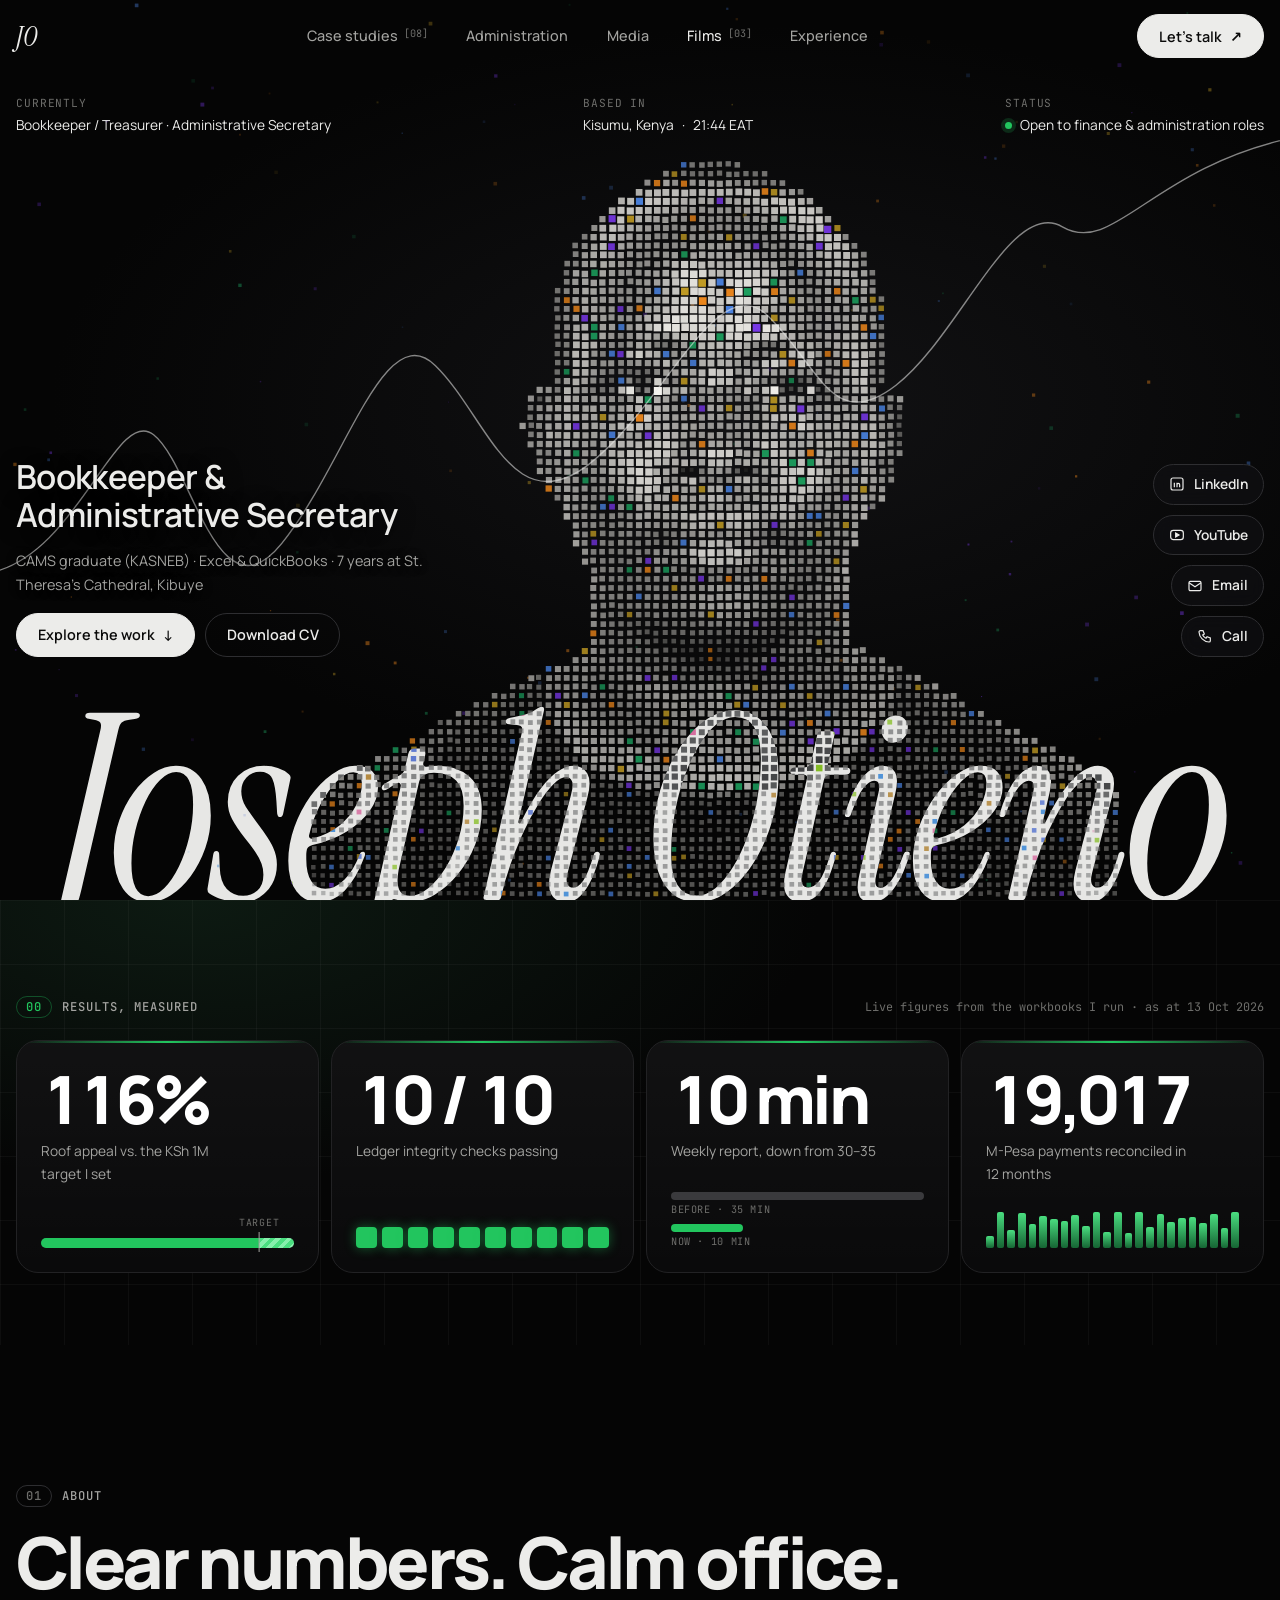
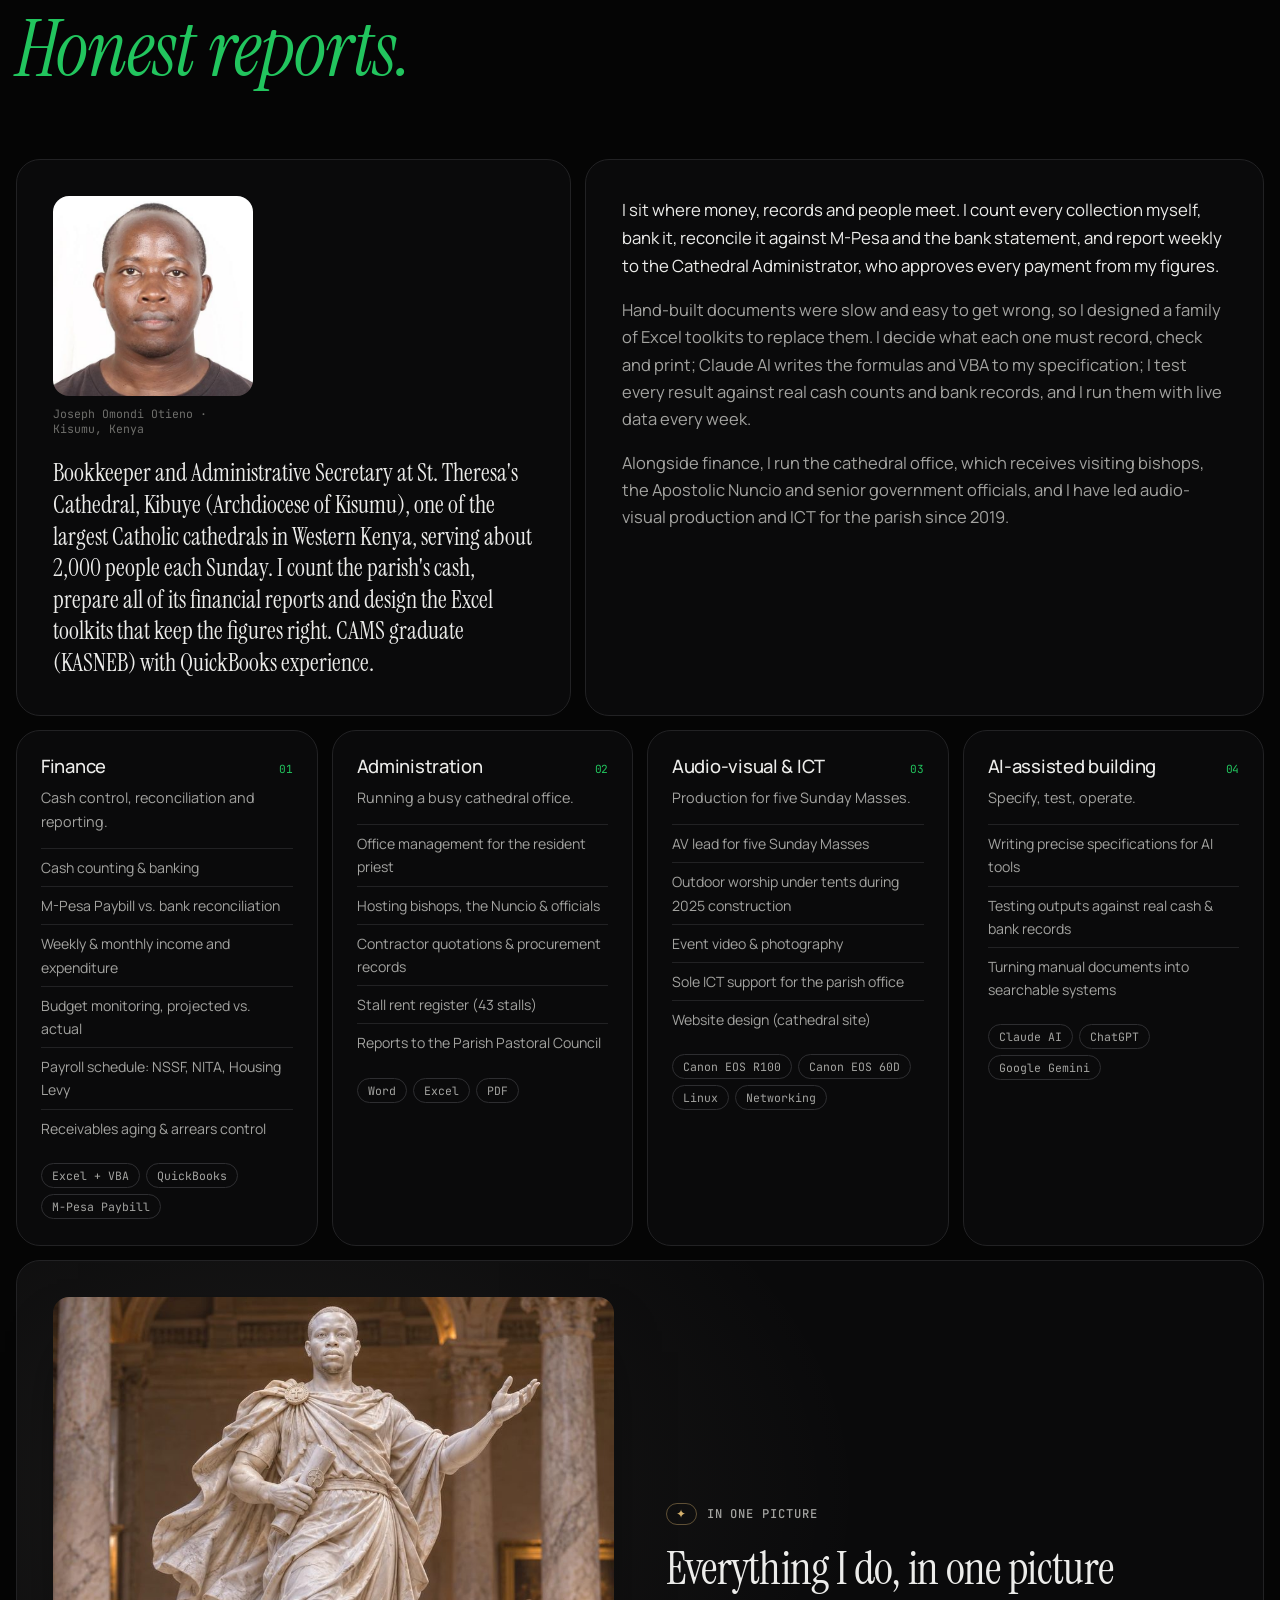
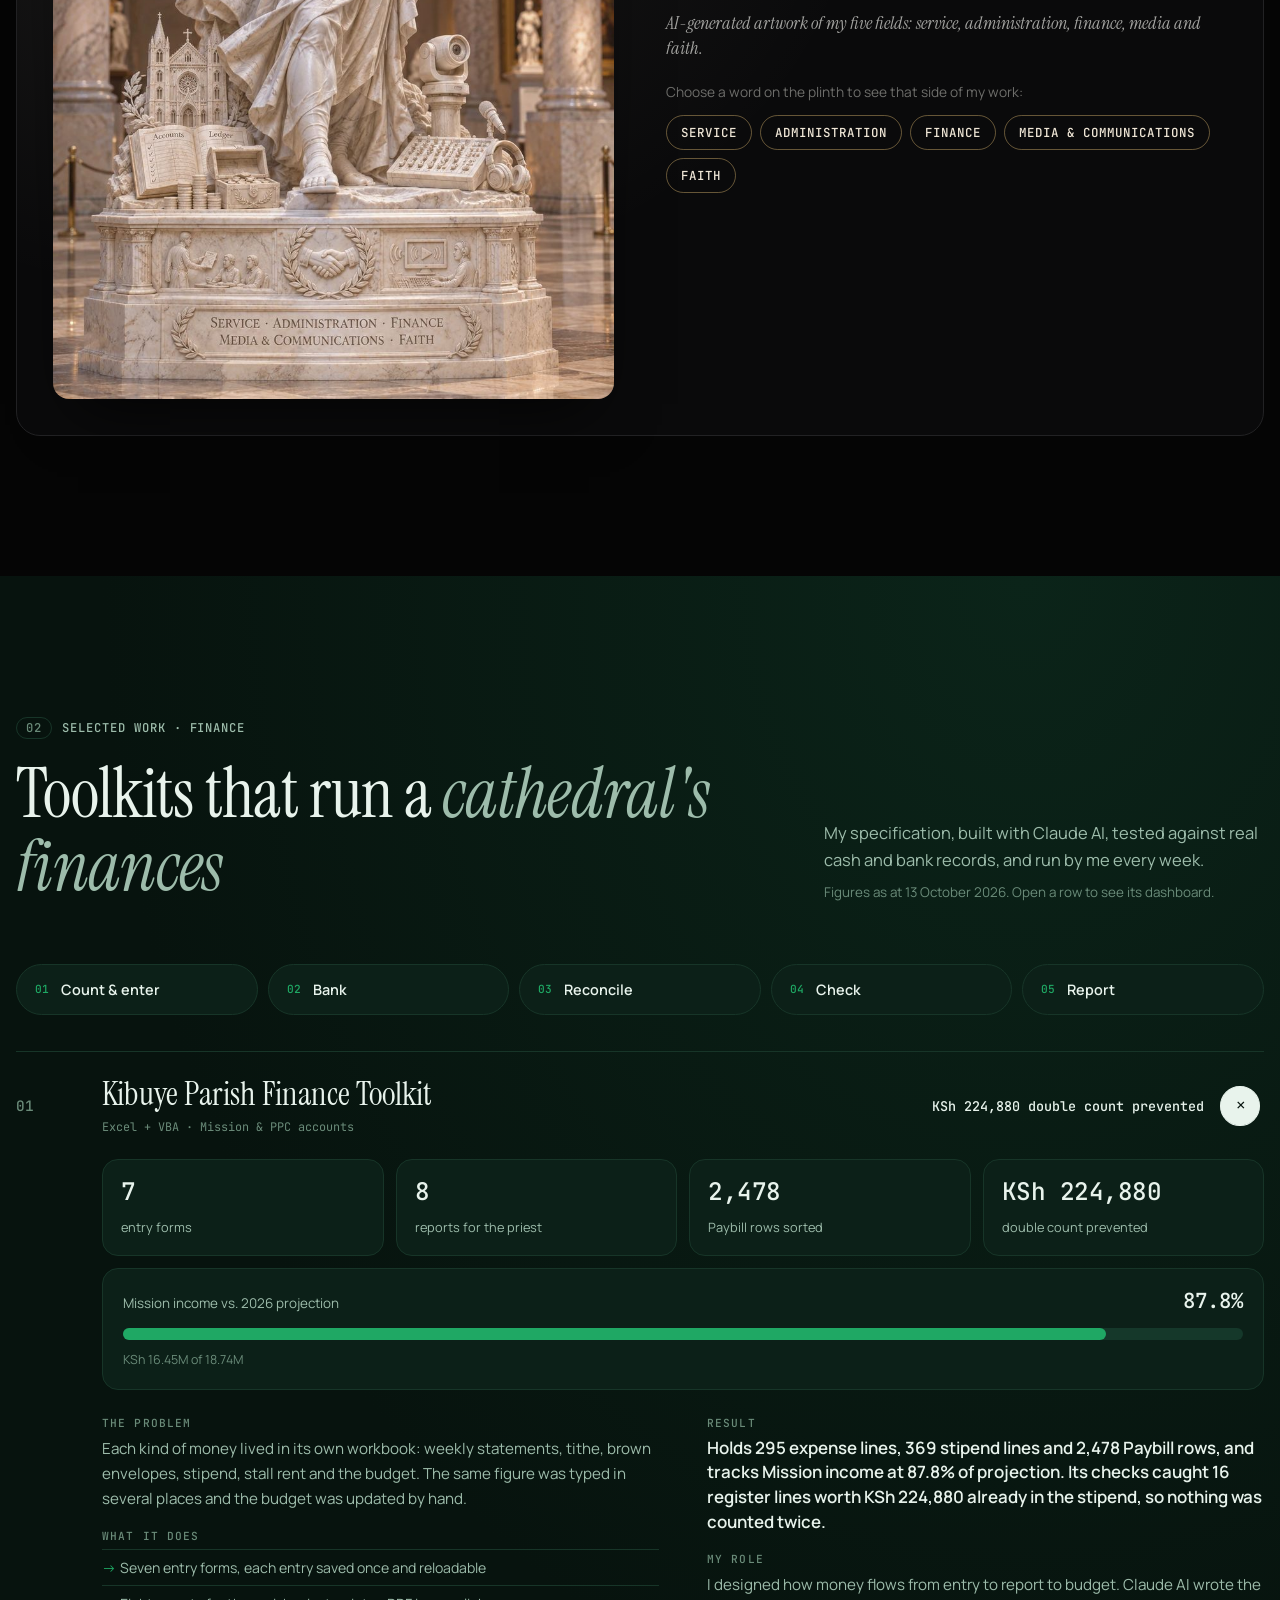
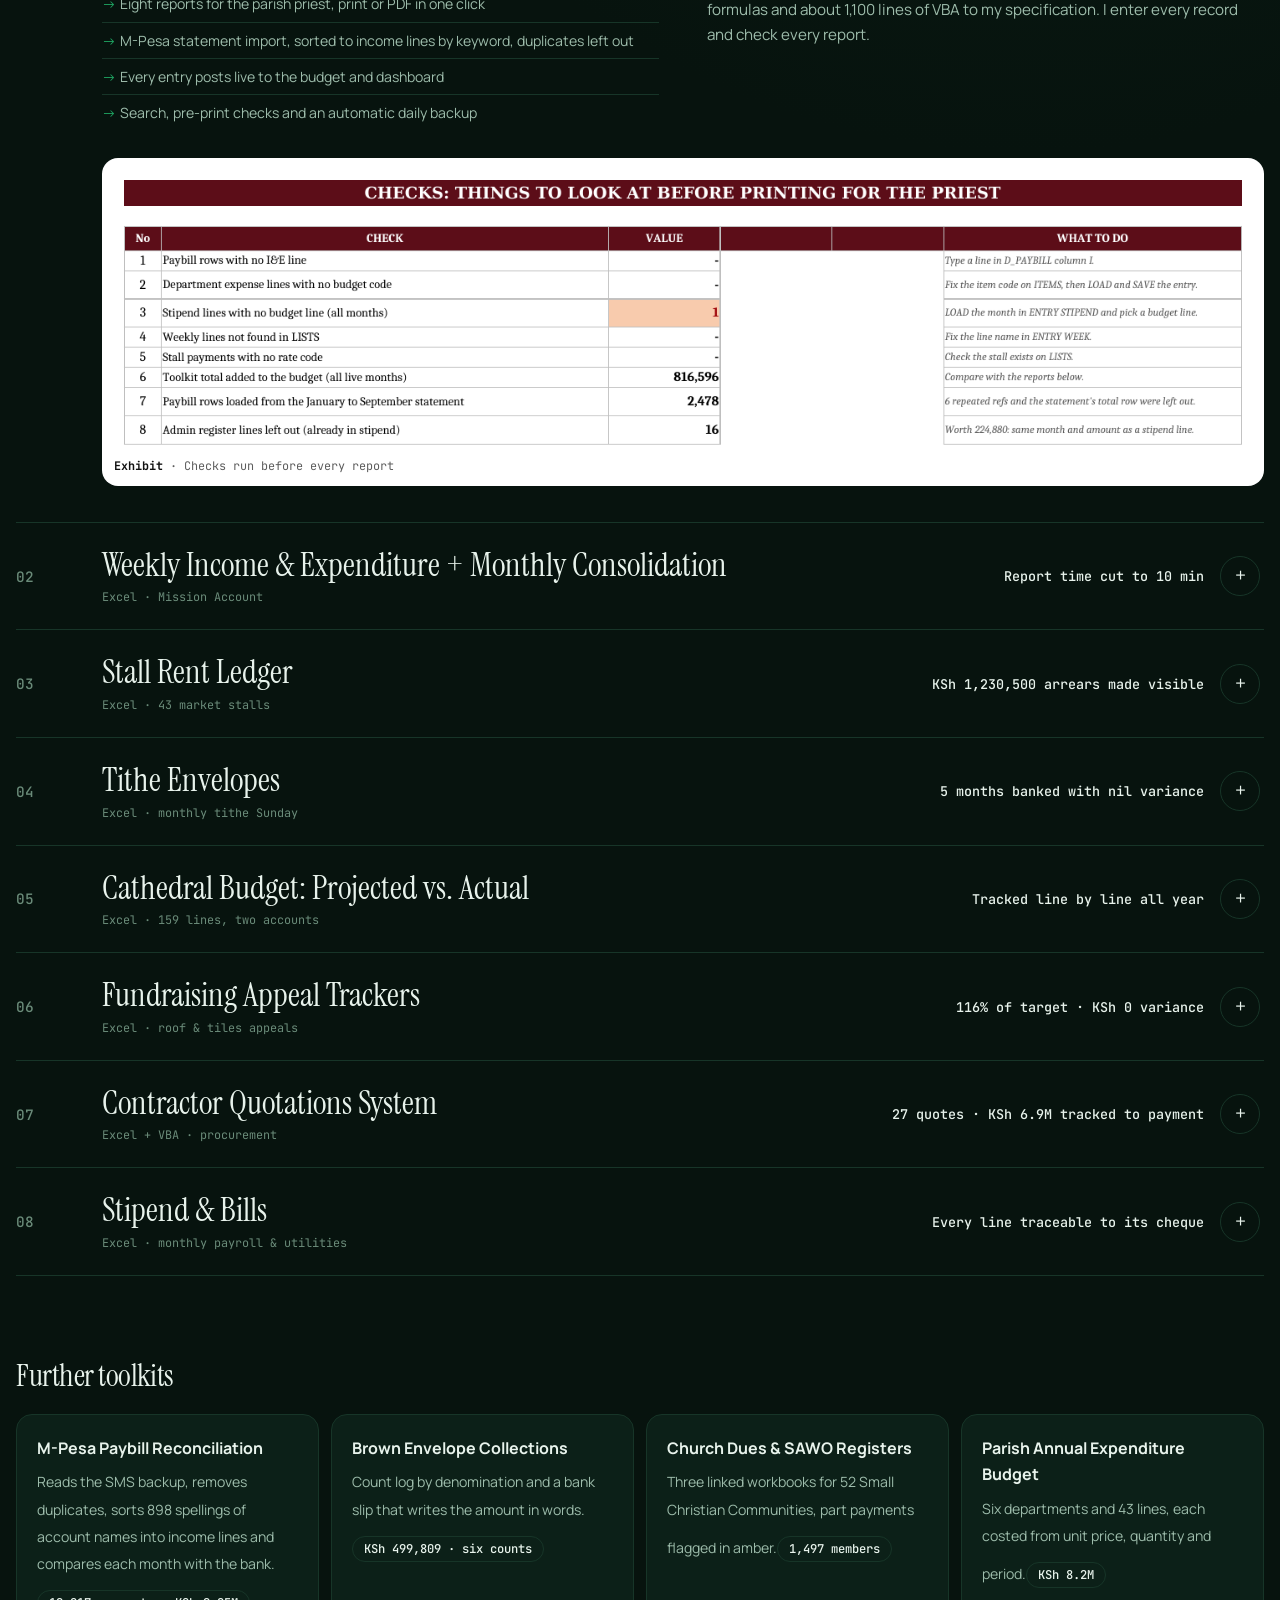
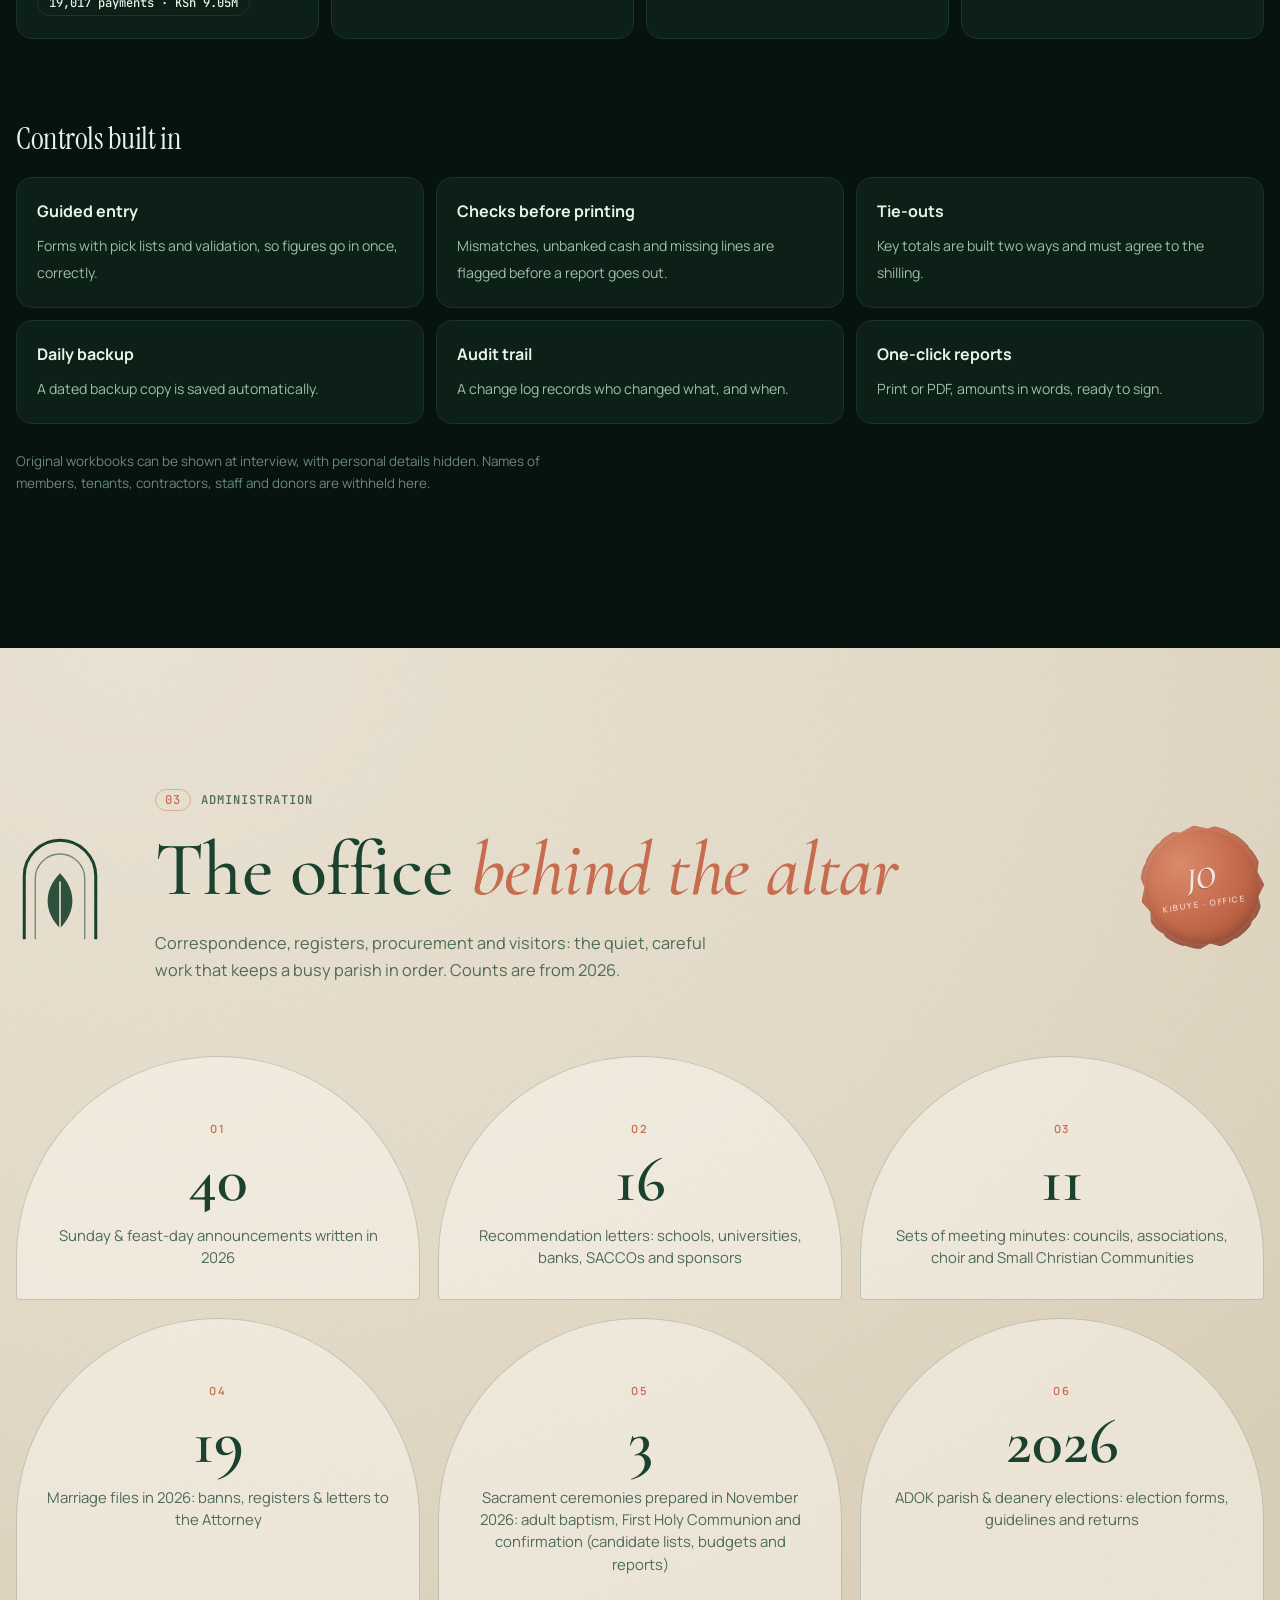
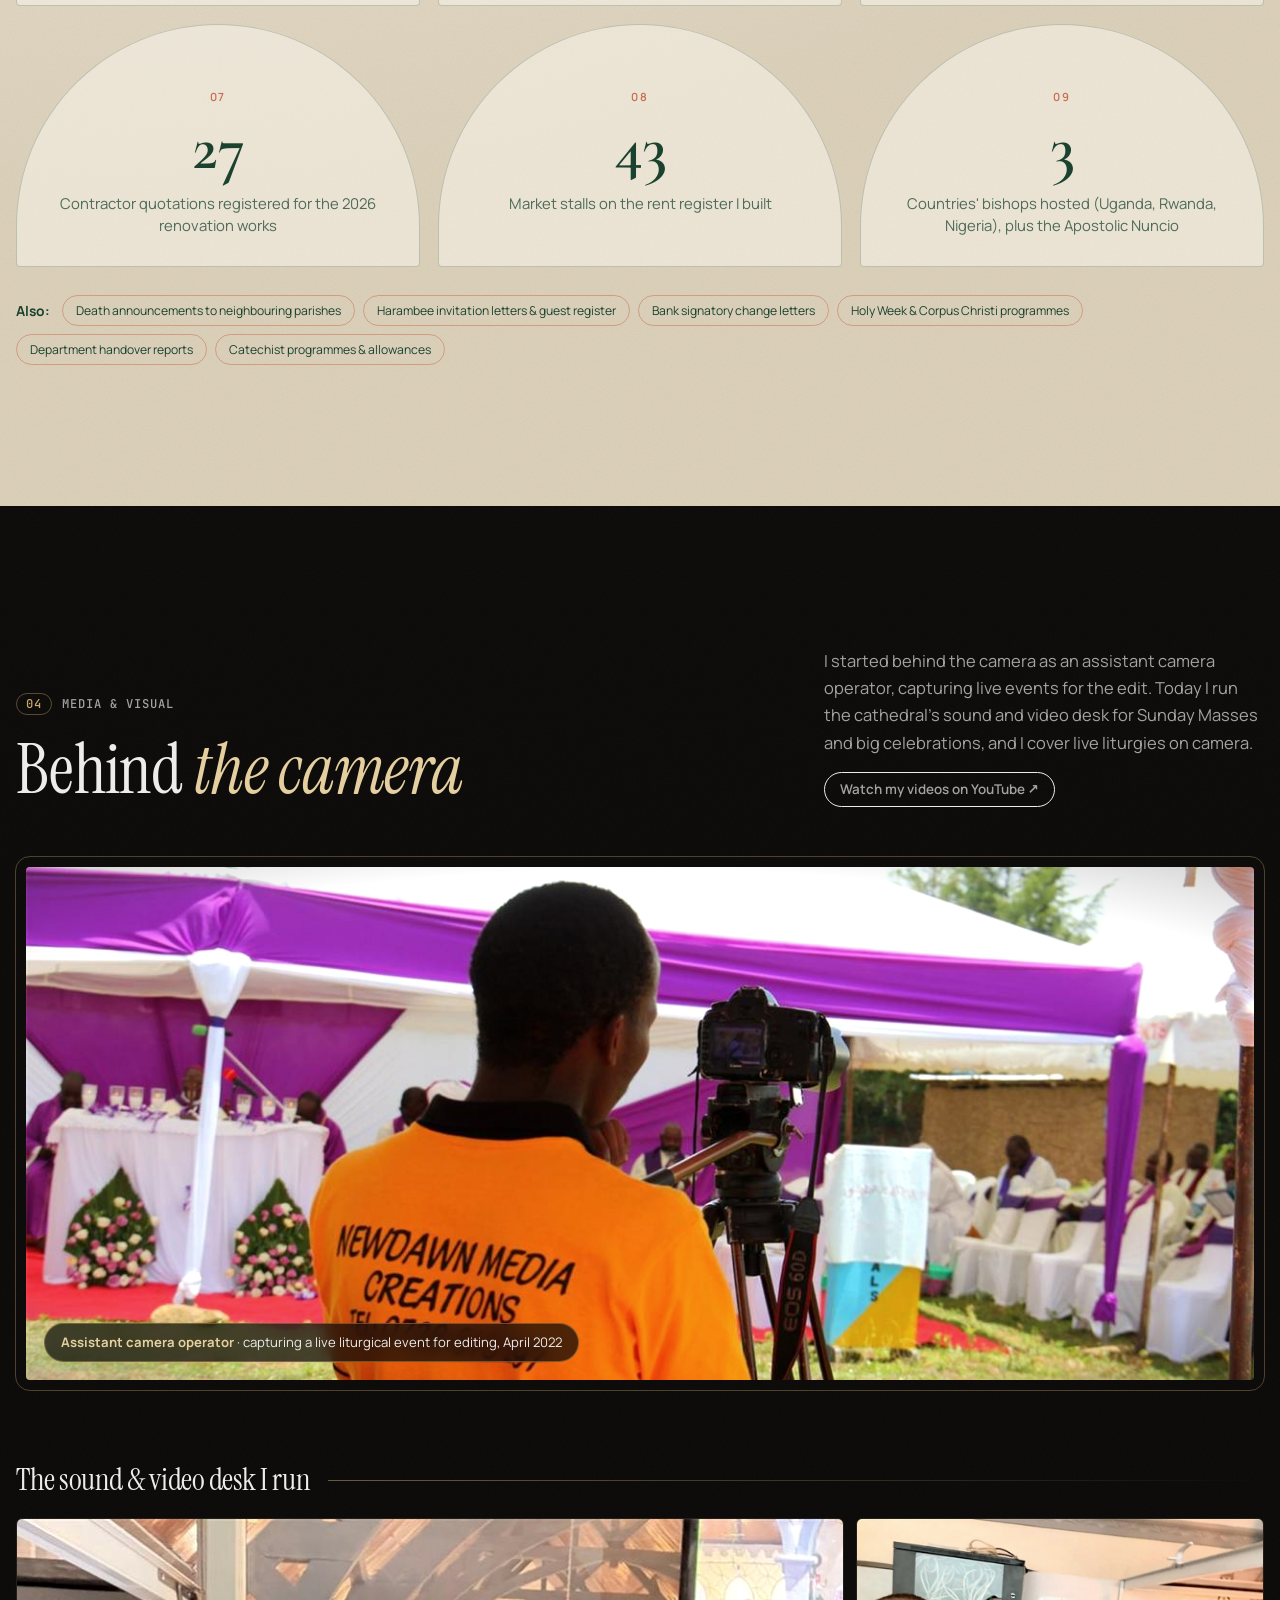
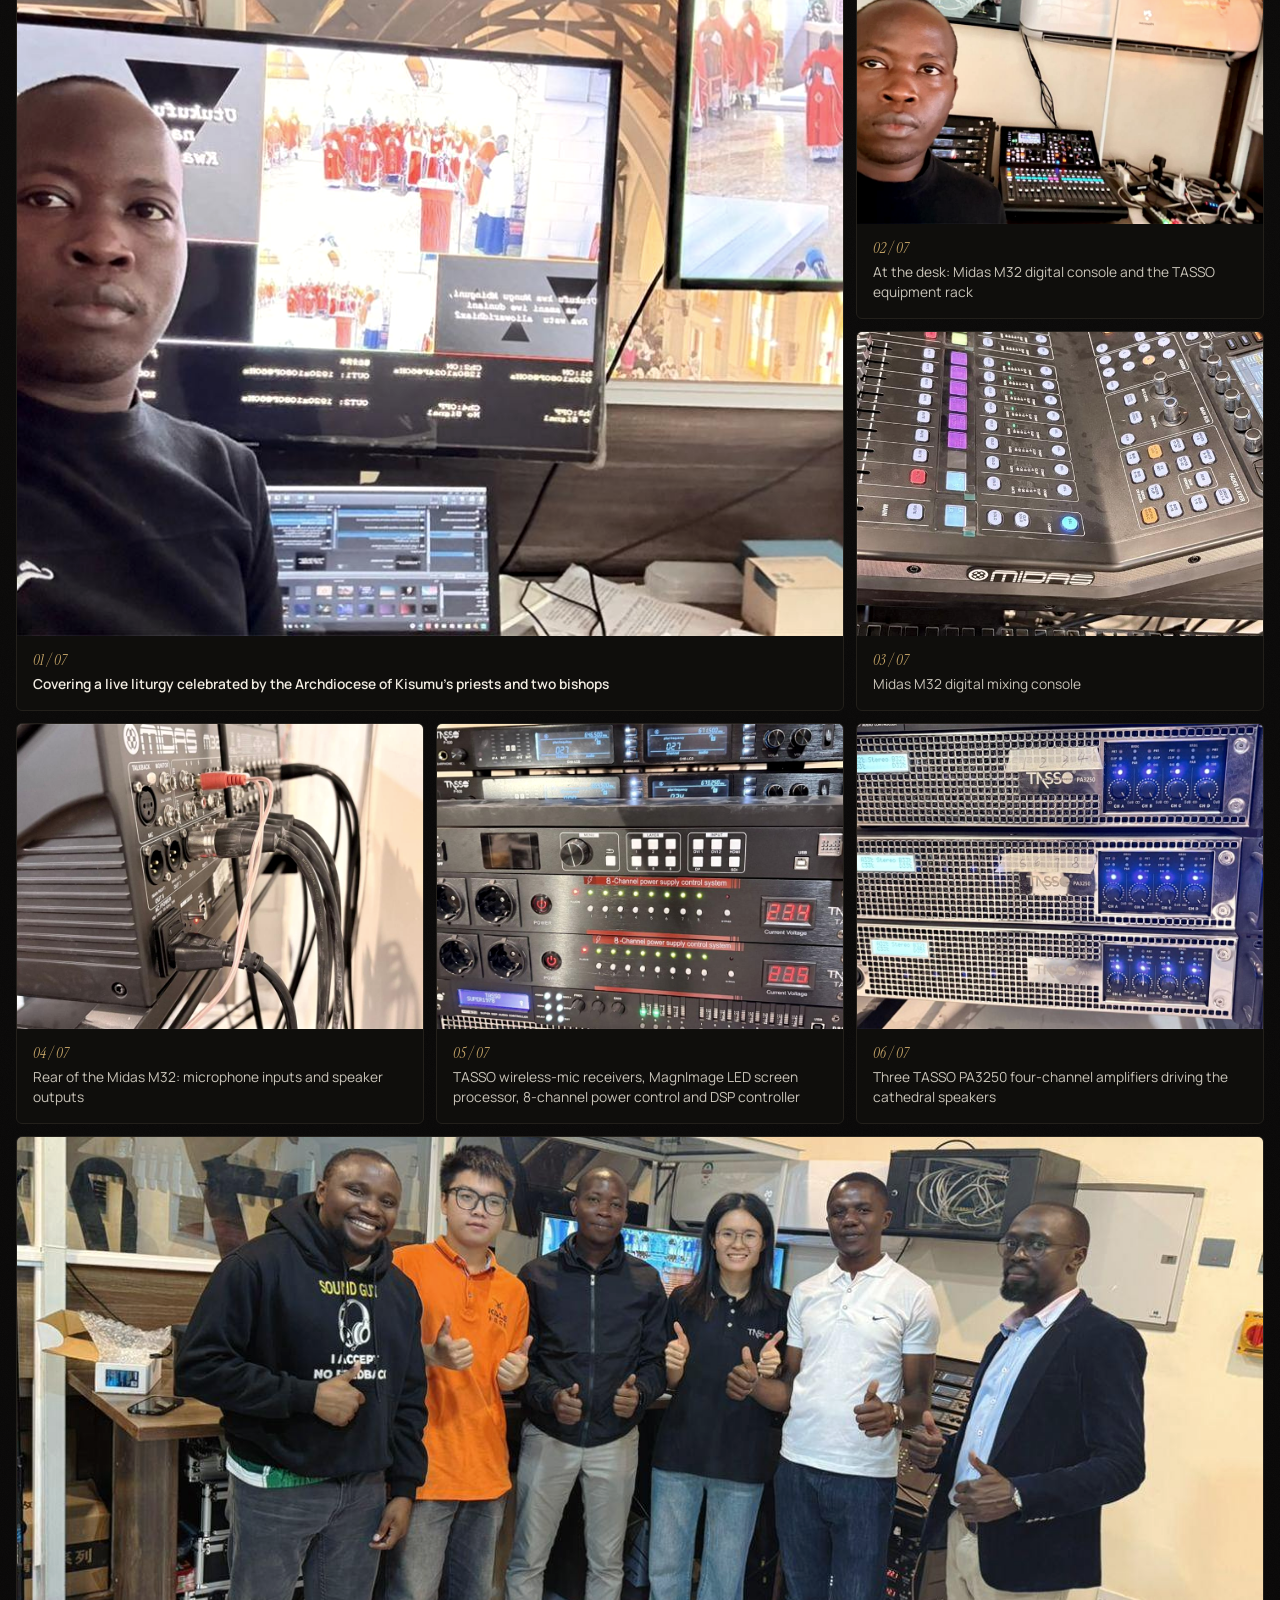
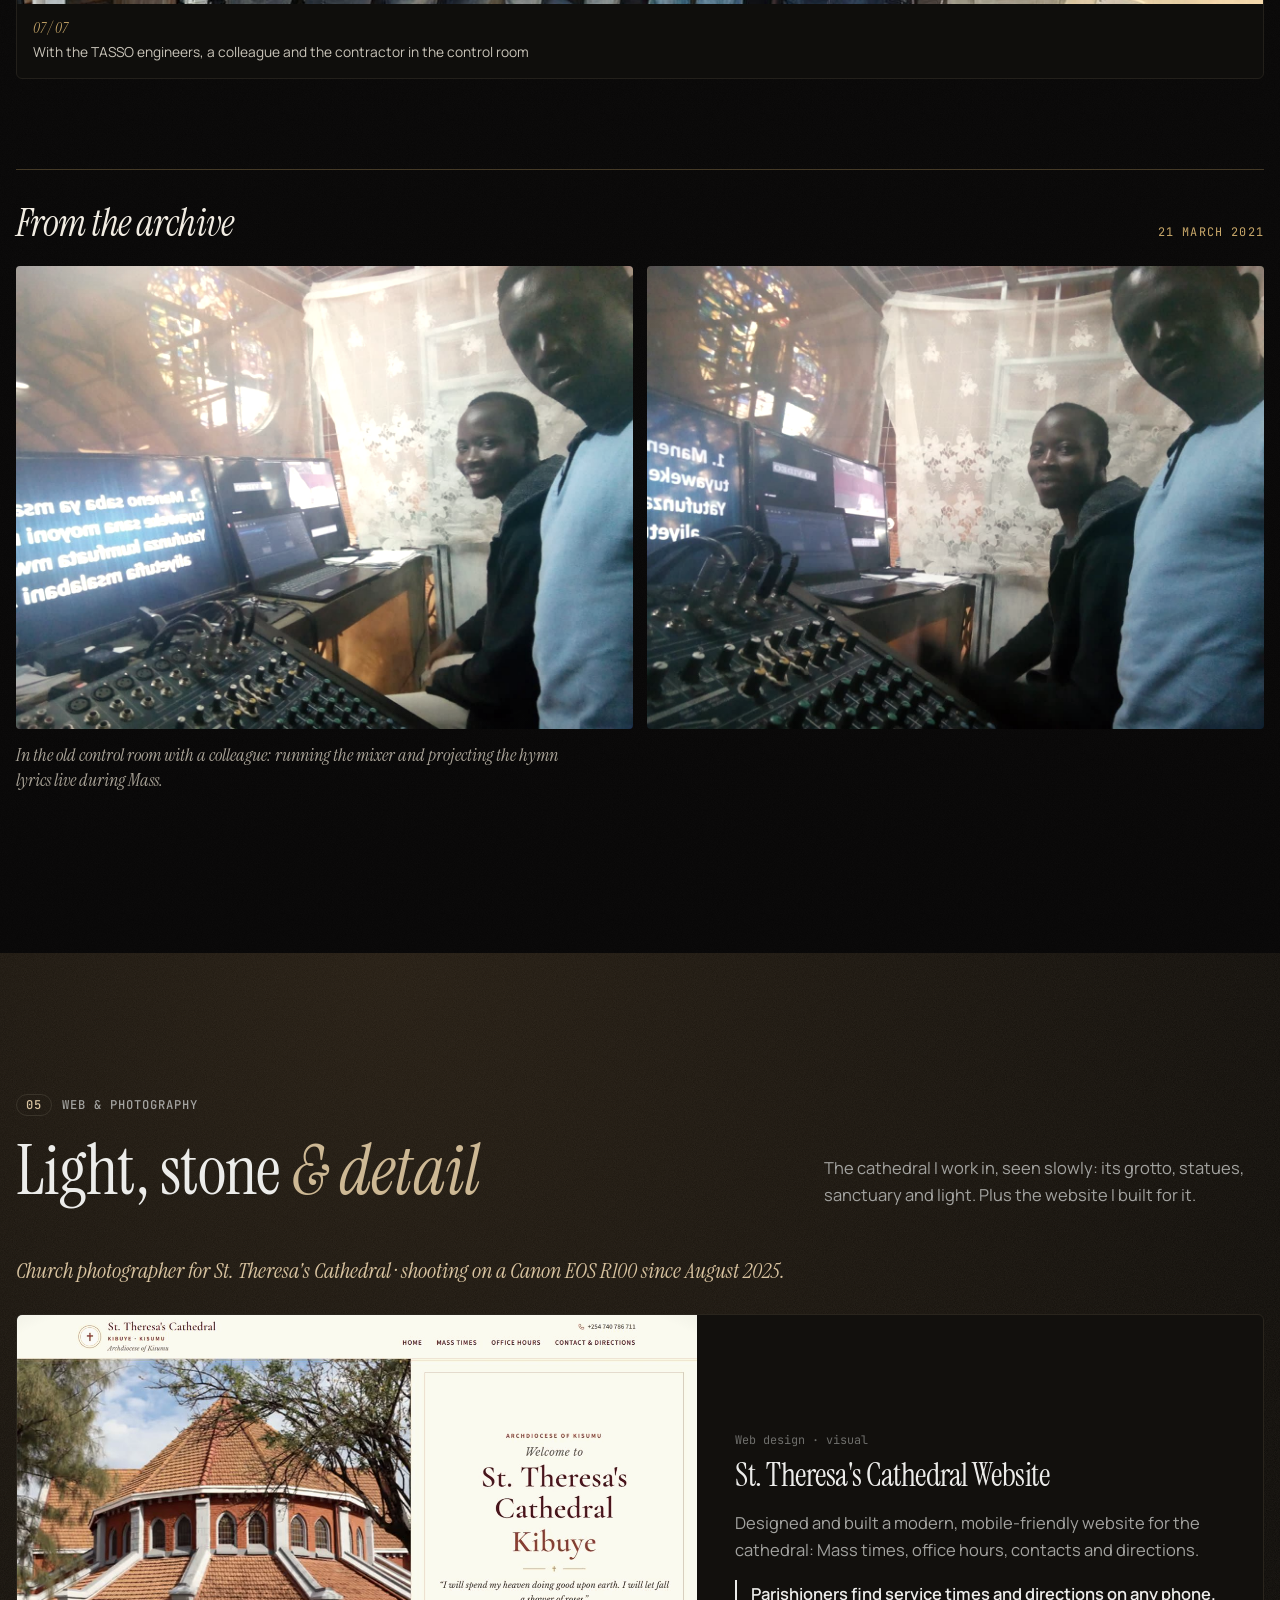
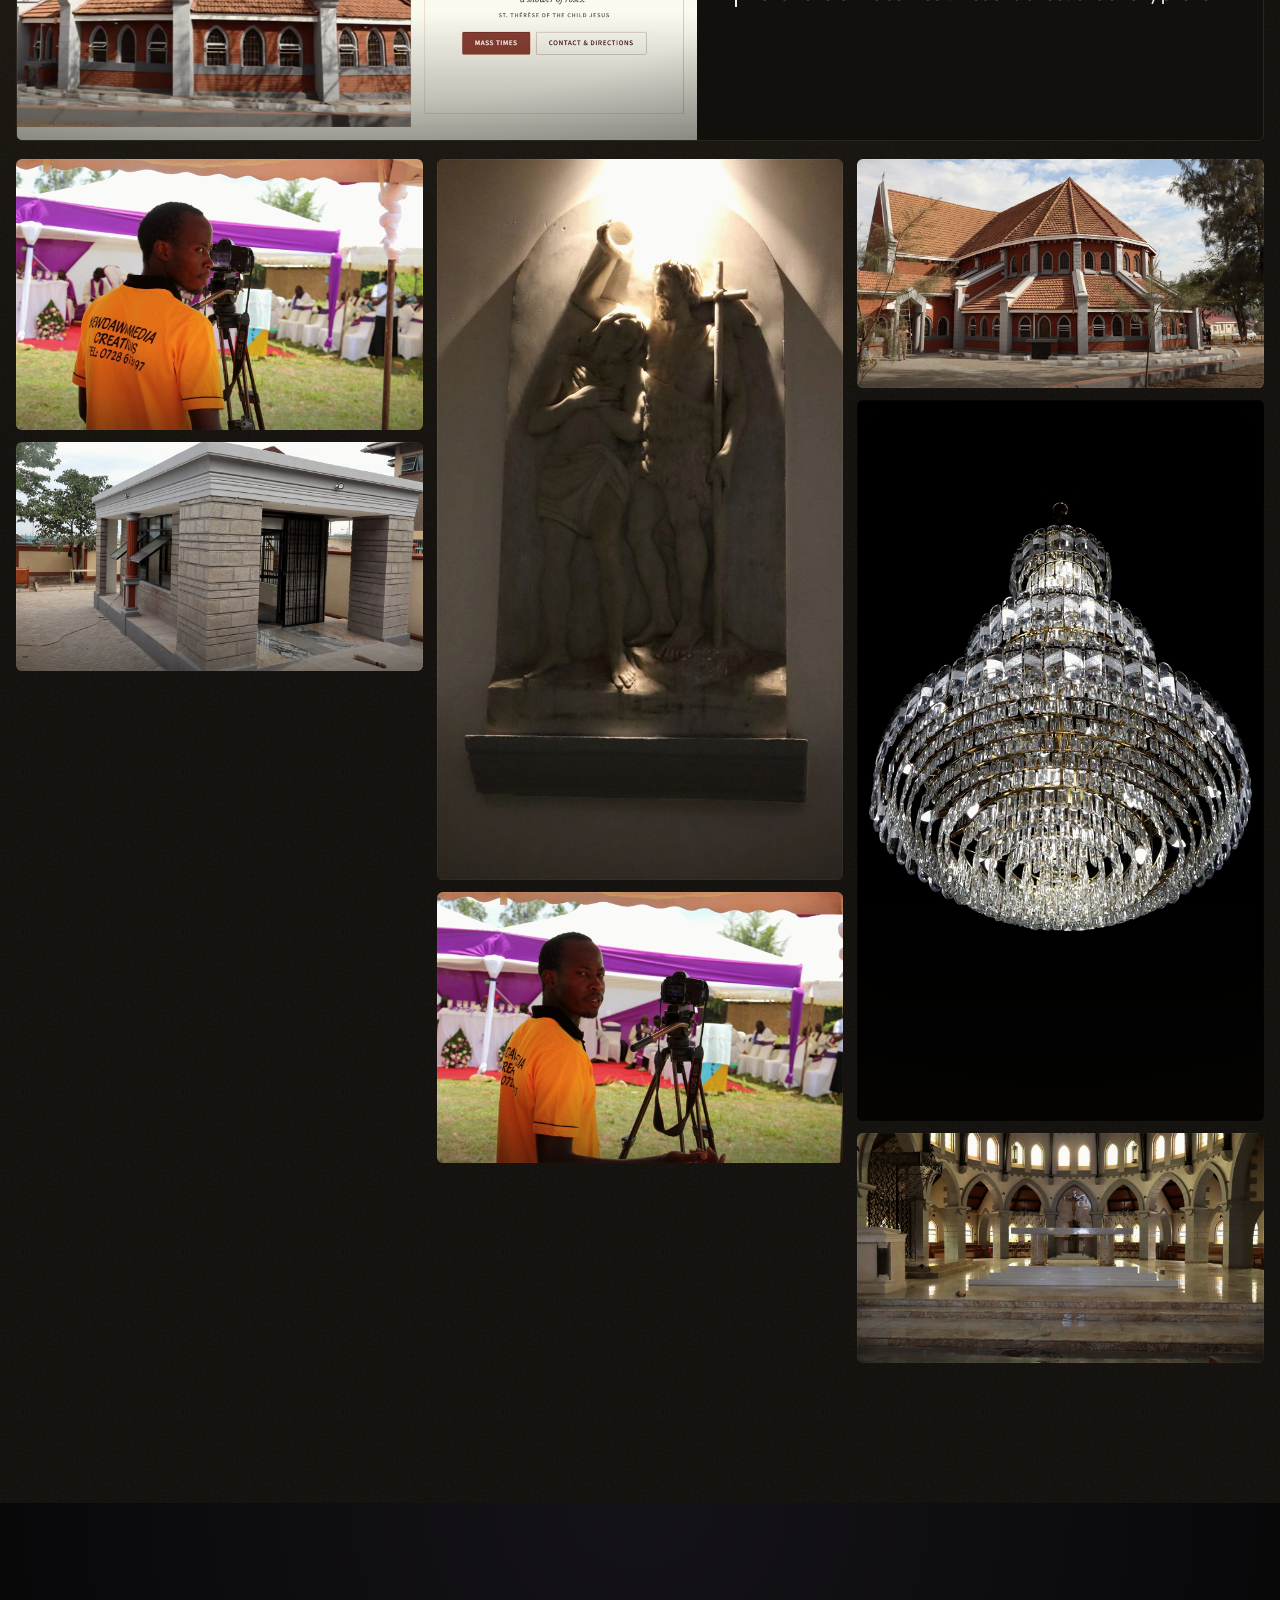
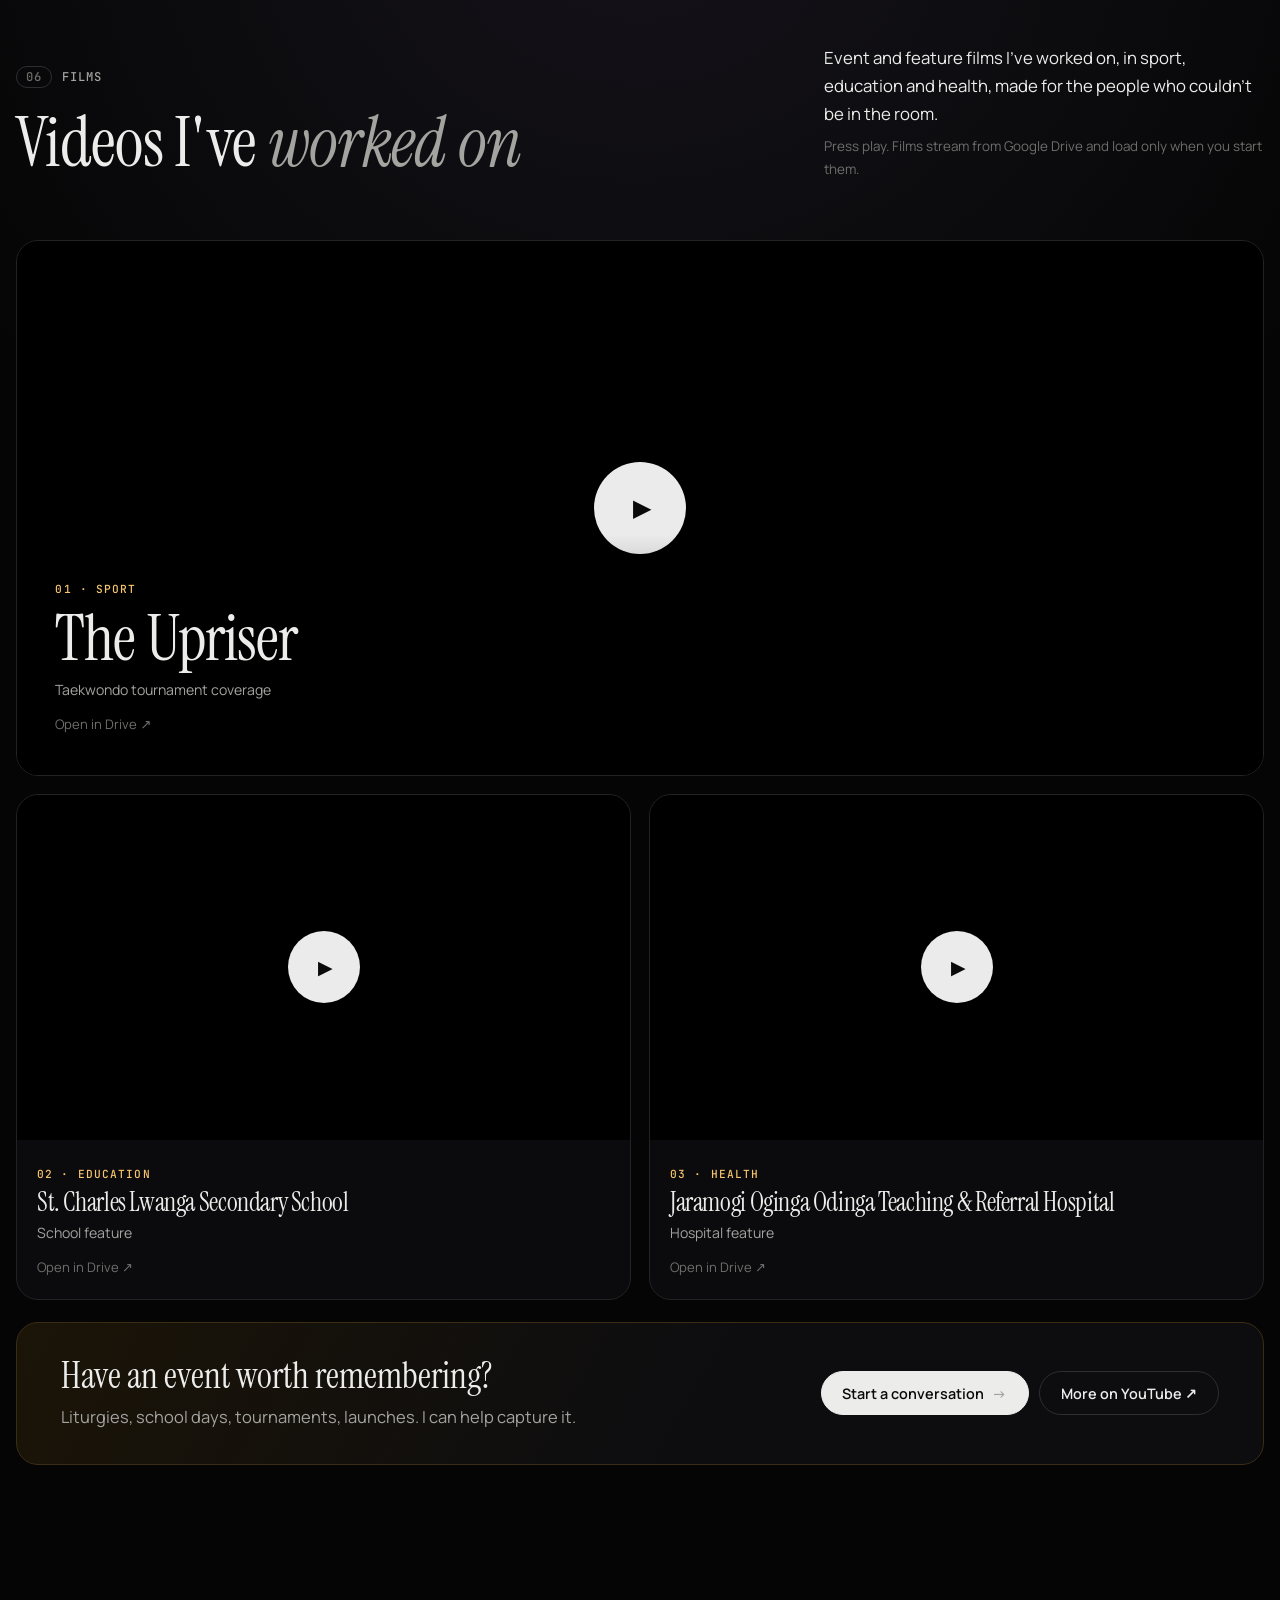
<file: index.html>
<!doctype html>
<html lang="en">
<head>
  <meta charset="utf-8" />
  <meta name="viewport" content="width=device-width, initial-scale=1" />
  <meta name="theme-color" content="#050505" />
  <title>Joseph Omondi Otieno · Finance & Administration Portfolio</title>
  <meta name="description" content="Bookkeeper / Treasurer and Administrative Secretary at St. Theresa's Cathedral, Kibuye. Excel finance toolkits, reconciliation and reporting. CAMS graduate (KASNEB)." />
  <meta property="og:title" content="Joseph Omondi Otieno · Finance & Administration Portfolio" />
  <meta property="og:description" content="Roof appeal at 116% of target, 10/10 ledger integrity checks, weekly report cut to 10 minutes. Case studies of the Excel toolkits I designed and run." />
  <meta property="og:image" content="https://josex-i.github.io/assets/photos/headshot.jpg" />
  <meta property="og:url" content="https://josex-i.github.io/" />
  <meta property="og:type" content="profile" />
  <meta name="author" content="Joseph Omondi Otieno" />
  <meta name="robots" content="index, follow" />
  <link rel="canonical" href="https://josex-i.github.io/" />
  <script type="application/ld+json">
  {
    "@context": "https://schema.org",
    "@type": "Person",
    "name": "Joseph Omondi Otieno",
    "alternateName": "Joseph Otieno",
    "jobTitle": "Bookkeeper / Treasurer and Administrative Secretary",
    "worksFor": { "@type": "Organization", "name": "St. Theresa's Cathedral, Kibuye (Archdiocese of Kisumu)" },
    "address": { "@type": "PostalAddress", "addressLocality": "Kisumu", "addressCountry": "KE" },
    "email": "mailto:omondijose58@gmail.com",
    "telephone": "+254740339124",
    "url": "https://josex-i.github.io/",
    "image": "https://josex-i.github.io/assets/photos/headshot.jpg",
    "hasCredential": { "@type": "EducationalOccupationalCredential", "name": "Certificate in Accounting and Management Skills (CAMS)", "recognizedBy": { "@type": "Organization", "name": "KASNEB" } },
    "knowsAbout": ["Bookkeeping", "Bank reconciliation", "M-Pesa Paybill reconciliation", "Microsoft Excel", "VBA", "QuickBooks", "Office administration", "Audio-visual production"],
    "knowsLanguage": ["English", "Swahili", "Luo"],
    "sameAs": ["https://www.linkedin.com/in/joseph-omondi-otieno", "https://www.youtube.com/@TheSpectorPodcast"]
  }
  </script>
  <link rel="preconnect" href="https://fonts.googleapis.com" />
  <link rel="preconnect" href="https://fonts.gstatic.com" crossorigin />
  <link href="https://fonts.googleapis.com/css2?family=Cormorant+Garamond:ital,wght@0,500;0,600;1,500&family=Instrument+Serif:ital@0;1&family=JetBrains+Mono:wght@400;500&family=Manrope:wght@400;500;600;700&display=swap" rel="stylesheet" />
  <link rel="stylesheet" href="styles.css?v=20261127k" />
</head>
<body id="top">
  <div class="progress" aria-hidden="true"><i id="progress"></i></div>
  <a class="skip" href="#main">Skip to content</a>

  <header class="nav">
    <div class="wrap nav__inner">
      <a href="#top" class="brand" aria-label="Back to top"><span data-bind="initials"></span></a>
      <nav id="menu" class="nav__menu" aria-label="Main">
        <a href="#toolkits">Case studies <sup data-count="caseStudies"></sup></a>
        <a href="#administration">Administration</a>
        <a href="#media">Media</a>
        <a href="#films">Films <sup data-count="films"></sup></a>
        <a href="#experience">Experience</a>
      </nav>
      <a href="#contact" class="btn btn--light nav__cta">Let's talk <span aria-hidden="true">↗</span></a>
      <button class="nav__toggle" aria-expanded="false" aria-controls="menu" aria-label="Open menu"><span></span><span></span></button>
    </div>
  </header>

  <main id="main">
    <!-- HERO: portrait built from tiles -->
    <section class="hero" aria-label="Introduction">
      <canvas class="hero__canvas" id="mosaic" aria-hidden="true"></canvas>
      <svg class="hero__line" id="hero-line" viewBox="0 0 1000 600" preserveAspectRatio="none" aria-hidden="true">
        <path d="M-10 470 C 60 455, 90 300, 120 330 S 170 520, 220 440 S 300 210, 340 260 S 400 420, 460 360 S 560 160, 600 210 S 650 330, 700 280 S 790 90, 830 120 S 900 60, 1010 30" />
      </svg>
      <div class="wrap hero__meta">
        <dl>
          <div><dt>Currently</dt><dd data-bind="role"></dd></div>
          <div><dt>Based in</dt><dd><span data-bind="location"></span> · <span id="clock"></span></dd></div>
          <div class="hero__status"><dt>Status</dt><dd><span class="dot"></span><span data-bind="availability"></span></dd></div>
        </dl>
      </div>
      <div class="wrap hero__bottom">
        <div class="hero__intro">
          <p class="hero__title" data-bind="heroTitle"></p>
          <p class="hero__creds" data-bind="heroCreds"></p>
          <div class="hero__cta">
            <a href="#toolkits" class="btn btn--light">Explore the work <span aria-hidden="true">↓</span></a>
            <a href="#" class="btn btn--ghost" id="cv-link" download>Download CV</a>
          </div>
        </div>
        <ul class="hero__socials" id="socials" aria-label="Find me online"></ul>
      </div>
      <h1 class="hero__name" aria-label="Joseph Omondi Otieno"><span data-bind="heroDisplay"></span></h1>
      <figure class="hero__portrait" id="portrait" hidden></figure>
    </section>

    <!-- KEY FIGURES -->
    <section class="figures" aria-label="Results in numbers">
      <div class="wrap">
        <div class="figures__head">
          <p class="eyebrow"><span>00</span> Results, measured</p>
          <p class="figures__note">Live figures from the workbooks I run · as at 13 Oct 2026</p>
        </div>
        <dl class="keyfigs" id="stats"></dl>
      </div>
    </section>

    <!-- 01 PROFILE -->
    <section class="section results" id="profile">
      <div class="wrap">
        <header class="sec-head">
          <p class="eyebrow"><span>01</span> About</p>
          <h2>Clear numbers. Calm office. <em>Honest reports.</em></h2>
        </header>
        <div class="grid-2">
          <div class="about-left">
            <figure class="about-photo" id="about-photo"></figure>
            <p class="lead" data-bind="intro"></p>
          </div>
          <div class="prose" id="about-text"></div>
        </div>
        <div class="competencies" id="expertise-cards"></div>
        <figure class="statue" id="statue" hidden></figure>
      </div>
    </section>

    <!-- 02 CASE STUDIES: dashboard -->
    <section class="section dash" id="toolkits">
      <div class="wrap">
        <header class="sec-head sec-head--row">
          <div>
            <p class="eyebrow"><span>02</span> Selected work · Finance</p>
            <h2>Toolkits that run a <em>cathedral's finances</em></h2>
          </div>
          <p class="sec-lede">My specification, built with Claude AI, tested against real cash and bank records, and run by me every week. <em>Figures as at 13 October 2026. Open a row to see its dashboard.</em></p>
        </header>

        <div class="flow" aria-label="How the toolkits work">
          <div class="flow__step"><b>01</b><span>Count &amp; enter</span></div>
          <div class="flow__step"><b>02</b><span>Bank</span></div>
          <div class="flow__step"><b>03</b><span>Reconcile</span></div>
          <div class="flow__step"><b>04</b><span>Check</span></div>
          <div class="flow__step"><b>05</b><span>Report</span></div>
        </div>

        <div class="ledger" id="toolkit-list"></div>

        <h3 class="sub">Further toolkits</h3>
        <div class="tiles" id="further"></div>

        <h3 class="sub">Controls built in</h3>
        <div class="tiles tiles--3" id="controls"></div>
        <p class="note" id="workbooks-note"></p>
      </div>
      <div class="viz-tip" id="viz-tip" role="tooltip" hidden></div>
    </section>

    <!-- 03 ADMINISTRATION -->
    <section class="section office" id="administration">
      <div class="wrap">
        <header class="office__head">
          <svg class="office__emblem" viewBox="0 0 64 80" aria-hidden="true">
            <path d="M6 78V32a26 26 0 0 1 52 0v46" fill="none" stroke="currentColor" stroke-width="2.2"/>
            <path d="M14 78V34a18 18 0 0 1 36 0v44" fill="none" stroke="currentColor" stroke-width="1" opacity=".55"/>
            <path d="M32 70C20 58 20 42 32 30c12 12 12 28 0 40Z" fill="currentColor" opacity=".9"/>
            <path d="M32 72V36" stroke="#E8DCCA" stroke-width="1.2"/>
          </svg>
          <div>
            <p class="eyebrow"><span>03</span> Administration</p>
            <h2>The office <em>behind the altar</em></h2>
            <p class="office__lede">Correspondence, registers, procurement and visitors: the quiet, careful work that keeps a busy parish in order. Counts are from 2026.</p>
          </div>
          <div class="seal" aria-hidden="true"><span>JO</span><small>Kibuye · Office</small></div>
        </header>
        <ul class="admin" id="admin-list"></ul>
        <div class="also" id="admin-also"></div>
      </div>
    </section>

    <!-- 04 MEDIA -->
    <section class="section studio" id="media">
      <div class="wrap">
        <header class="sec-head sec-head--row">
          <div>
            <p class="eyebrow"><span>04</span> Media &amp; visual</p>
            <h2>Behind <em>the camera</em></h2>
          </div>
          <p class="sec-lede" id="media-blurb"></p>
        </header>
        <div id="media-feature"></div>
        <h3 class="sub" id="av-title"></h3>
        <div class="av-grid" id="av-grid"></div>
        <div class="archive" id="av-archive"></div>
      </div>
    </section>

    <section class="section natural" id="photography">
      <div class="wrap">
        <header class="sec-head sec-head--row">
          <div>
            <p class="eyebrow"><span>05</span> Web &amp; photography</p>
            <h2>Light, stone <em>&amp; detail</em></h2>
          </div>
          <p class="sec-lede">The cathedral I work in, seen slowly: its grotto, statues, sanctuary and light. Plus the website I built for it.</p>
        </header>
        <p class="photo-intro" id="photo-intro"></p>
        <div class="projects" id="projects"></div>
        <div class="gallery" id="gallery"></div>
      </div>
    </section>

    <!-- 05 FILMS -->
    <section class="section" id="films">
      <div class="wrap">
        <header class="sec-head sec-head--row">
          <div>
            <p class="eyebrow"><span>06</span> Films</p>
            <h2>Videos I've <em>worked on</em></h2>
          </div>
          <p class="sec-lede"><span id="films-pitch"></span><em>Press play. Films stream from Google Drive and load only when you start them.</em></p>
        </header>
        <div class="films" id="film-list"></div>
        <div class="film-cta reveal">
          <p><b>Have an event worth remembering?</b> <span>Liturgies, school days, tournaments, launches. I can help capture it.</span></p>
          <div class="film-cta__btns"><a class="btn btn--light" href="#contact">Start a conversation <span aria-hidden="true">→</span></a><a class="btn btn--ghost" id="yt-cta" href="#" target="_blank" rel="noopener">More on YouTube ↗</a></div>
        </div>
      </div>
    </section>

    <!-- AUDIO (hidden when empty) -->
    <section class="section" id="audio">
      <div class="wrap">
        <header class="sec-head"><p class="eyebrow">Audio</p><h2>Listen</h2></header>
        <ul class="tracks" id="tracks"></ul>
      </div>
    </section>

    <!-- 06 EXPERIENCE -->
    <section class="section record" id="experience">
      <div class="wrap">
        <header class="sec-head sec-head--row">
          <div>
            <p class="eyebrow"><span>07</span> Experience</p>
            <h2>Career <em>record</em></h2>
          </div>
          <dl class="record__meta" id="record-meta"></dl>
        </header>
        <div class="frames" id="frames" aria-label="Career in frames"></div>
        <div class="roles" id="roles"></div>
        <div class="grid-2 edu-wrap">
          <h3 class="sub sub--flush">Education &amp; certifications</h3>
          <div>
            <ul class="edu" id="education"></ul>
            <p class="langs" id="languages"></p>
          </div>
        </div>
      </div>
    </section>

    <!-- CONTACT -->
    <section class="contact" id="contact">
      <div class="contact__sky" aria-hidden="true"><div class="contact__floor"></div><div class="contact__orb"></div></div>
      <div class="wrap contact__inner">
        <p class="eyebrow eyebrow--center"><span>08</span> Contact</p>
        <h2 class="contact__title">Let's work <em>together.</em></h2>
        <p class="contact__sub">Open to finance and administration roles, and to photography and video work.</p>
        <div class="contact__card" id="contact-card">
          <span class="contact__status"><span class="dot"></span> <span data-bind="availability"></span></span>
          <a class="contact__email" id="email-btn" href="#">Email me</a>
          <button class="contact__copy" id="copy-email" type="button">Copy address</button>
          <ul class="contact__links" id="contact-links"></ul>
        </div>
      </div>
    </section>
  </main>

  <aside class="version-note" id="version-note" hidden></aside>

  <footer class="footer">
    <div class="wrap footer__grid">
      <div class="footer__brand">
        <span class="footer__mark" data-bind="initials"></span>
        <p><span data-bind="name"></span><br><small data-bind="role"></small></p>
      </div>
      <nav class="footer__col" aria-label="Footer">
        <h3>Index</h3>
        <a href="#toolkits">Case studies</a><a href="#administration">Administration</a><a href="#media">Media</a><a href="#films">Films</a><a href="#experience">Career record</a>
      </nav>
      <div class="footer__col" id="footer-reach"><h3>Reach</h3></div>
      <div class="footer__col">
        <h3>Local time</h3>
        <p class="footer__clock"><span id="footer-clock"></span><small>Kisumu · EAT (UTC+3)</small></p>
      </div>
    </div>
    <div class="wrap footer__base">
      <span>© <span id="year"></span> <span data-bind="name"></span> · <span data-bind="location"></span></span>
      <span class="footer__built">Hand-built in HTML, CSS &amp; JavaScript · no templates</span>
      <a href="#top" class="footer__top">Back to top <span aria-hidden="true">↑</span></a>
    </div>
    <p class="footer__word" aria-hidden="true" data-bind="heroDisplay"></p>
  </footer>

  <a href="#top" class="to-top" id="to-top" aria-label="Back to top"><svg viewBox="0 0 48 48" aria-hidden="true"><circle cx="24" cy="24" r="21" class="to-top__track"/><circle cx="24" cy="24" r="21" class="to-top__ring" id="to-top-ring"/><path d="M24 31V17m-6 6 6-6 6 6"/></svg></a>

  <dialog class="lightbox" id="lightbox" aria-label="Photo viewer">
    <button class="lightbox__close" aria-label="Close">×</button>
    <button class="lightbox__nav lightbox__prev" aria-label="Previous photo">‹</button>
    <figure><img alt="" /><figcaption></figcaption></figure>
    <button class="lightbox__nav lightbox__next" aria-label="Next photo">›</button>
  </dialog>

  <script src="content.js?v=20261127k"></script>
  <script src="versions.js?v=20261127k"></script>
  <script src="script.js?v=20261127k"></script>
  <script src="hero.js?v=20261127k"></script>
</body>
</html>
</file>
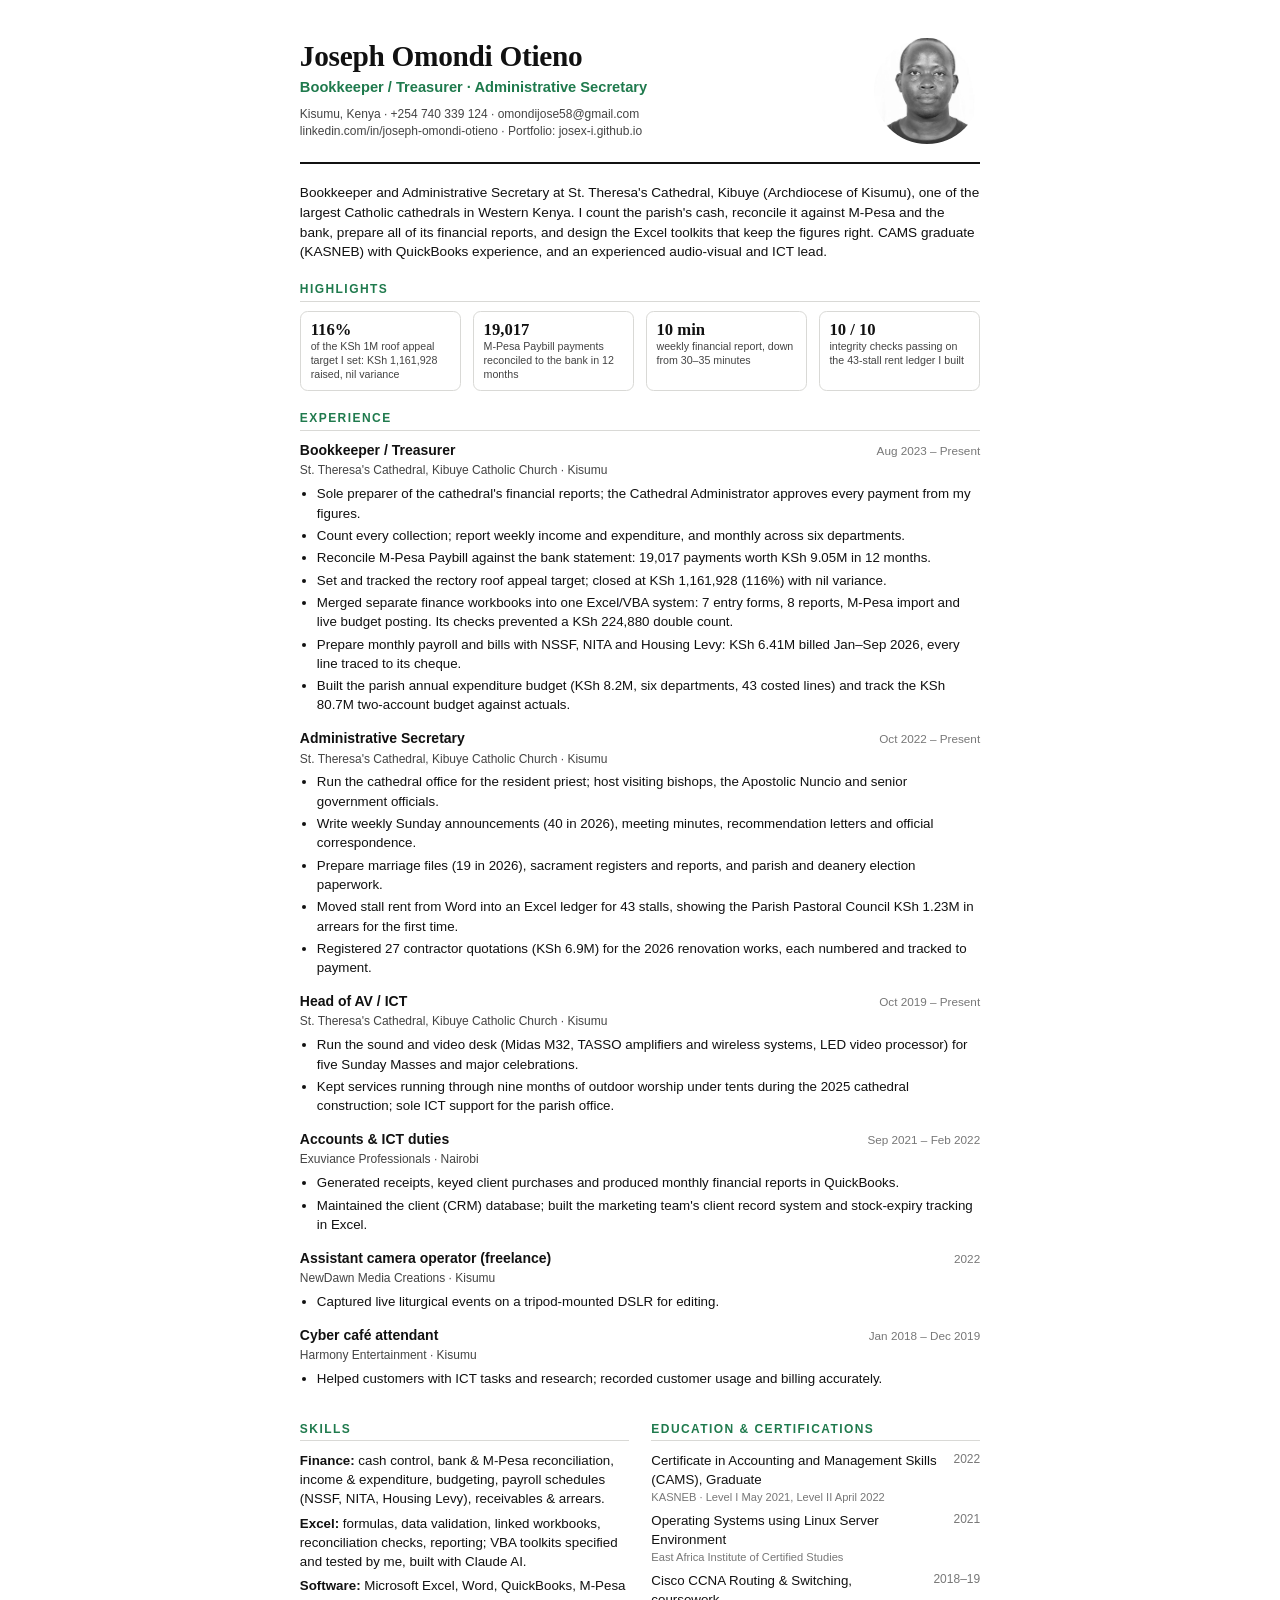
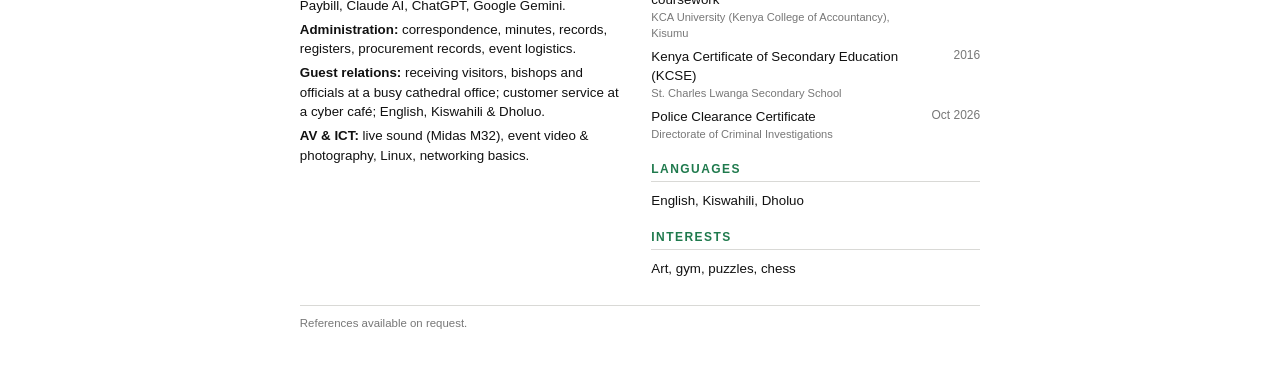
<file: cv.html>
<!doctype html>
<html lang="en">
<head>
<meta charset="utf-8" />
<meta name="viewport" content="width=device-width, initial-scale=1" />
<meta name="robots" content="noindex" />
<title>Joseph Omondi Otieno · CV</title>
<style>
  /* Printable two-page A4 CV. Edit the text below, then re-create the PDFs (see README).
     data-for="..." = which tailored versions (?for=ID) show that block; no data-for = every version. */
  @page { size: A4; margin: 15mm 16mm; }
  :root { --ink: #111; --ink-2: #444; --ink-3: #777; --line: #d9d9d6; --accent: #1f7a4d; }
  * { box-sizing: border-box; }
  body { margin: 0; background: #fff; color: var(--ink); font: 10pt/1.45 "Segoe UI", Calibri, Arial, sans-serif; }
  .page { max-width: 180mm; margin: 0 auto; padding: 10mm 0; }
  @media print { .page { padding: 0; } }
  header { display: grid; grid-template-columns: 1fr auto; gap: 6mm; align-items: center; border-bottom: 2px solid var(--ink); padding-bottom: 5mm; margin-bottom: 5mm; }
  h1 { font: 700 22pt/1.05 Georgia, "Times New Roman", serif; margin: 0 0 1.5mm; letter-spacing: -.01em; }
  .role { font-size: 11pt; font-weight: 600; color: var(--accent); margin: 0 0 2mm; }
  .contact { font-size: 9pt; color: var(--ink-2); margin: 0; }
  .contact a { color: inherit; text-decoration: none; }
  header img { width: 28mm; height: 28mm; object-fit: cover; border-radius: 50%; filter: grayscale(1); }
  h2 { font: 700 9pt/1 "Segoe UI", Arial, sans-serif; letter-spacing: .12em; text-transform: uppercase; color: var(--accent); margin: 5.5mm 0 2.5mm; padding-bottom: 1.5mm; border-bottom: 1px solid var(--line); }
  p { margin: 0 0 2mm; }
  .summary { font-size: 10.2pt; }
  .highlights { display: grid; grid-template-columns: repeat(4, 1fr); gap: 3mm; margin: 0; padding: 0; list-style: none; }
  .highlights li { border: 1px solid var(--line); border-radius: 2mm; padding: 2.2mm 2.6mm; }
  .highlights b { display: block; font: 700 12.5pt Georgia, serif; }
  .highlights span { font-size: 8pt; color: var(--ink-2); line-height: 1.3; display: block; }
  .job { margin-bottom: 3.6mm; break-inside: avoid; }
  .job__head { display: flex; justify-content: space-between; gap: 4mm; align-items: baseline; }
  .job h3 { font-size: 10.5pt; margin: 0; }
  .job .when { font-size: 8.8pt; color: var(--ink-3); white-space: nowrap; }
  .job .org { font-size: 9pt; color: var(--ink-2); margin: .5mm 0 1.2mm; }
  ul.points { margin: 0; padding-left: 4.5mm; }
  ul.points li { margin-bottom: .8mm; }
  .two { display: grid; grid-template-columns: 1fr 1fr; gap: 6mm; }
  .skills { margin: 0; padding: 0; list-style: none; }
  .skills li { margin-bottom: 1.3mm; }
  .skills b { font-weight: 600; }
  .edu li { display: flex; justify-content: space-between; gap: 4mm; margin-bottom: 1.4mm; }
  .edu { margin: 0; padding: 0; list-style: none; }
  .edu small { color: var(--ink-3); display: block; }
  .edu .yr { color: var(--ink-3); white-space: nowrap; font-size: 9pt; }
  .foot { margin-top: 5mm; font-size: 8.6pt; color: var(--ink-3); border-top: 1px solid var(--line); padding-top: 2.5mm; display: flex; justify-content: space-between; gap: 4mm; }
  .pb { break-before: page; }
</style>
</head>
<body>
<div class="page">
  <header>
    <div>
      <h1>Joseph Omondi Otieno</h1>
      <p class="role" id="cv-role">Bookkeeper / Treasurer · Administrative Secretary</p>
      <p class="contact">Kisumu, Kenya · <a href="tel:+254740339124">+254 740 339 124</a> · <a href="mailto:omondijose58@gmail.com">omondijose58@gmail.com</a><br>
        <a href="https://www.linkedin.com/in/joseph-omondi-otieno">linkedin.com/in/joseph-omondi-otieno</a> · Portfolio: <a href="https://josex-i.github.io">josex-i.github.io</a></p>
    </div>
    <img src="assets/photos/headshot.jpg" alt="Joseph Omondi Otieno" />
  </header>

  <p class="summary" id="cv-summary">Bookkeeper and Administrative Secretary at St. Theresa's Cathedral, Kibuye (Archdiocese of Kisumu), one of the largest Catholic cathedrals in Western Kenya. I count the parish's cash, reconcile it against M-Pesa and the bank, prepare all of its financial reports, and design the Excel toolkits that keep the figures right. CAMS graduate (KASNEB) with QuickBooks experience, and an experienced audio-visual and ICT lead.</p>

  <h2 id="cv-highlights-title">Highlights</h2>
  <ul class="highlights" id="cv-highlights">
    <li data-for="finance"><b>116%</b><span>of the KSh 1M roof appeal target I set: KSh 1,161,928 raised, nil variance</span></li>
    <li data-for="finance admin"><b>19,017</b><span>M-Pesa Paybill payments reconciled to the bank in 12 months</span></li>
    <li data-for="finance admin"><b>10 min</b><span>weekly financial report, down from 30–35 minutes</span></li>
    <li data-for="finance"><b>10 / 10</b><span>integrity checks passing on the 43-stall rent ledger I built</span></li>
  </ul>

  <h2>Experience</h2>
  <div class="job" data-for="finance admin">
    <div class="job__head"><h3>Bookkeeper / Treasurer</h3><span class="when">Aug 2023 – Present</span></div>
    <div class="org">St. Theresa's Cathedral, Kibuye Catholic Church · Kisumu</div>
    <ul class="points">
      <li>Sole preparer of the cathedral's financial reports; the Cathedral Administrator approves every payment from my figures.</li>
      <li>Count every collection; report weekly income and expenditure, and monthly across six departments.</li>
      <li>Reconcile M-Pesa Paybill against the bank statement: 19,017 payments worth KSh 9.05M in 12 months.</li>
      <li>Set and tracked the rectory roof appeal target; closed at KSh 1,161,928 (116%) with nil variance.</li>
      <li>Merged separate finance workbooks into one Excel/VBA system: 7 entry forms, 8 reports, M-Pesa import and live budget posting. Its checks prevented a KSh 224,880 double count.</li>
      <li>Prepare monthly payroll and bills with NSSF, NITA and Housing Levy: KSh 6.41M billed Jan–Sep 2026, every line traced to its cheque.</li>
      <li>Built the parish annual expenditure budget (KSh 8.2M, six departments, 43 costed lines) and track the KSh 80.7M two-account budget against actuals.</li>
    </ul>
  </div>
  <div class="job" data-for="admin guest finance">
    <div class="job__head"><h3>Administrative Secretary</h3><span class="when">Oct 2022 – Present</span></div>
    <div class="org">St. Theresa's Cathedral, Kibuye Catholic Church · Kisumu</div>
    <ul class="points">
      <li>Run the cathedral office for the resident priest; host visiting bishops, the Apostolic Nuncio and senior government officials.</li>
      <li>Write weekly Sunday announcements (40 in 2026), meeting minutes, recommendation letters and official correspondence.</li>
      <li>Prepare marriage files (19 in 2026), sacrament registers and reports, and parish and deanery election paperwork.</li>
      <li>Moved stall rent from Word into an Excel ledger for 43 stalls, showing the Parish Pastoral Council KSh 1.23M in arrears for the first time.</li>
      <li>Registered 27 contractor quotations (KSh 6.9M) for the 2026 renovation works, each numbered and tracked to payment.</li>
    </ul>
  </div>
  <div class="job" data-for="stage it">
    <div class="job__head"><h3>Head of AV / ICT</h3><span class="when">Oct 2019 – Present</span></div>
    <div class="org">St. Theresa's Cathedral, Kibuye Catholic Church · Kisumu</div>
    <ul class="points">
      <li>Run the sound and video desk (Midas M32, TASSO amplifiers and wireless systems, LED video processor) for five Sunday Masses and major celebrations.</li>
      <li>Kept services running through nine months of outdoor worship under tents during the 2025 cathedral construction; sole ICT support for the parish office.</li>
    </ul>
  </div>

  <div class="job" data-for="finance it admin">
    <div class="job__head"><h3>Accounts &amp; ICT duties</h3><span class="when">Sep 2021 – Feb 2022</span></div>
    <div class="org">Exuviance Professionals · Nairobi</div>
    <ul class="points">
      <li>Generated receipts, keyed client purchases and produced monthly financial reports in QuickBooks.</li>
      <li>Maintained the client (CRM) database; built the marketing team's client record system and stock-expiry tracking in Excel.</li>
    </ul>
  </div>
  <div class="job" data-for="stage">
    <div class="job__head"><h3>Assistant camera operator (freelance)</h3><span class="when">2022</span></div>
    <div class="org">NewDawn Media Creations · Kisumu</div>
    <ul class="points"><li>Captured live liturgical events on a tripod-mounted DSLR for editing.</li></ul>
  </div>
  <div class="job" data-for="it guest">
    <div class="job__head"><h3>Cyber café attendant</h3><span class="when">Jan 2018 – Dec 2019</span></div>
    <div class="org">Harmony Entertainment · Kisumu</div>
    <ul class="points"><li>Helped customers with ICT tasks and research; recorded customer usage and billing accurately.</li></ul>
  </div>

  <div class="two">
    <div>
      <h2>Skills</h2>
      <ul class="skills">
        <li data-for="finance admin"><b>Finance:</b> cash control, bank &amp; M-Pesa reconciliation, income &amp; expenditure, budgeting, payroll schedules (NSSF, NITA, Housing Levy), receivables &amp; arrears.</li>
        <li data-for="finance admin it"><b>Excel:</b> formulas, data validation, linked workbooks, reconciliation checks, reporting; VBA toolkits specified and tested by me, built with Claude AI.</li>
        <li><b>Software:</b> Microsoft Excel, Word, QuickBooks, M-Pesa Paybill, Claude AI, ChatGPT, Google Gemini.</li>
        <li data-for="admin guest finance"><b>Administration:</b> correspondence, minutes, records, registers, procurement records, event logistics.</li>
        <li data-for="guest"><b>Guest relations:</b> receiving visitors, bishops and officials at a busy cathedral office; customer service at a cyber café; English, Kiswahili &amp; Dholuo.</li>
        <li data-for="stage it guest"><b>AV &amp; ICT:</b> live sound (Midas M32), event video &amp; photography, Linux, networking basics.</li>
      </ul>
    </div>
    <div>
      <h2>Education &amp; certifications</h2>
      <ul class="edu">
        <li><span>Certificate in Accounting and Management Skills (CAMS), Graduate<small>KASNEB · Level I May 2021, Level II April 2022</small></span><span class="yr">2022</span></li>
        <li><span>Operating Systems using Linux Server Environment<small>East Africa Institute of Certified Studies</small></span><span class="yr">2021</span></li>
        <li><span>Cisco CCNA Routing &amp; Switching, coursework<small>KCA University (Kenya College of Accountancy), Kisumu</small></span><span class="yr">2018–19</span></li>
        <li><span>Kenya Certificate of Secondary Education (KCSE)<small>St. Charles Lwanga Secondary School</small></span><span class="yr">2016</span></li>
        <li><span>Police Clearance Certificate<small>Directorate of Criminal Investigations</small></span><span class="yr">Oct 2026</span></li>
      </ul>
      <h2>Languages</h2>
      <p>English, Kiswahili, Dholuo</p>
      <h2>Interests</h2>
      <p>Art, gym, puzzles, chess</p>
    </div>
  </div>

  <div class="foot"><span>References available on request.</span></div>
</div>
<script src="content.js"></script>
<script src="versions.js"></script>
<script>
  // ?for=ID prints that version's CV: its headline and summary, and only the blocks tagged for it.
  (function () {
    const C = window.CONTENT || CONTENT, V = Versions.pickVersion(C, location.search);
    if (!V) return;
    document.getElementById("cv-role").textContent = V.heroTitle;
    document.getElementById("cv-summary").textContent = V.intro;
    document.querySelectorAll("[data-for]").forEach((el) => { if (!el.dataset.for.split(/\s+/).includes(V.id)) el.remove(); });
    if (!document.querySelector("#cv-highlights li")) { document.getElementById("cv-highlights")?.remove(); document.getElementById("cv-highlights-title")?.remove(); }
  })();
</script>
</body>
</html>
</file>
<file: styles.css>
/* =========  Theme: dark, editorial — black page, serif italics, green finance dashboard  ========= */
:root {
  --bg: #050505;
  --bg-2: #0d0d0e;
  --card: #111113;
  --ink: #ececea;
  --ink-2: #a3a3a0;
  --ink-3: #6e6e6b;
  --line: #222224;
  --line-2: #2e2e31;
  --green: #22c55e;
  /* finance dashboard (dark green) */
  --d-bg: #07130e;
  --d-card: #0c2018;
  --d-line: #173528;
  --d-ink: #e8f3ec;
  --d-ink-2: #9dbcab;
  --d-ink-3: #6a8b79;
  --d-series: #1fa864;      /* validated: lightness, chroma and ≥3:1 contrast on --d-card */
  --d-track: #15382a;
  --radius: 999px;
  --serif: "Instrument Serif", Georgia, serif;
  --sans: "Manrope", system-ui, -apple-system, "Segoe UI", sans-serif;
  --mono: "JetBrains Mono", ui-monospace, Consolas, monospace;
  color-scheme: dark;
}

/* =========  Base  ========= */
*, *::before, *::after { box-sizing: border-box; }
html { scroll-behavior: smooth; scroll-padding-top: 80px; background: var(--bg); }
body { margin: 0; background: var(--bg); color: var(--ink); font: 400 16.5px/1.65 var(--sans); -webkit-font-smoothing: antialiased; overflow-x: hidden; }
img { max-width: 100%; display: block; }
a { color: inherit; }
h1, h2, h3 { font-weight: 500; line-height: 1.05; margin: 0 0 .5em; letter-spacing: -.015em; }
h2 { font-family: var(--serif); font-weight: 400; font-size: clamp(2.4rem, 5.4vw, 4.4rem); letter-spacing: -.01em; }
h2 em, .contact__title em { font-style: italic; color: var(--ink-2); }
h3 { font-size: 1.25rem; }
p { margin: 0 0 1em; }
.wrap { width: min(1280px, 100% - 32px); margin-inline: auto; }
.skip { position: absolute; left: -999px; }
.skip:focus { left: 16px; top: 16px; z-index: 99; background: var(--card); padding: 8px 12px; }
:focus-visible { outline: 2px solid var(--ink); outline-offset: 3px; }
.sr-only { position: absolute; width: 1px; height: 1px; overflow: hidden; clip: rect(0 0 0 0); white-space: nowrap; }
.eyebrow { display: flex; align-items: center; gap: 10px; font: 500 .76rem var(--mono); letter-spacing: .08em; text-transform: uppercase; color: var(--ink-2); margin-bottom: 1.2rem; }
.eyebrow span { color: var(--ink-3); border: 1px solid var(--line-2); border-radius: var(--radius); padding: 2px 9px; }
.eyebrow--center { justify-content: center; }

/* =========  Buttons & pills  ========= */
.btn { display: inline-flex; align-items: center; gap: .55em; padding: .8em 1.45em; border-radius: var(--radius); font: 600 .9rem var(--sans); text-decoration: none; border: 1px solid var(--ink); transition: transform .15s, background .15s, color .15s, border-color .15s; white-space: nowrap; }
.btn:hover { transform: translateY(-2px); }
.btn--light { background: var(--ink); color: #0a0a0a; }
.btn--ghost { background: transparent; color: var(--ink); border-color: var(--line-2); }
.btn--ghost:hover { border-color: var(--ink); }
.btn--small { padding: .55em 1.1em; font-size: .84rem; }
.btn--large { padding: 1em 2.2em; font-size: 1rem; }
.pill { display: inline-flex; align-items: center; gap: 9px; padding: 8px 15px; border-radius: var(--radius); border: 1px solid var(--line-2); background: rgb(17 17 19 / .7); backdrop-filter: blur(8px); font-size: .86rem; font-weight: 600; white-space: nowrap; }
.pill--link { text-decoration: none; transition: border-color .15s, transform .15s; }
.pill--link:hover { border-color: var(--ink); transform: translateX(-3px); }
.pill svg { width: 16px; height: 16px; }
.dot { width: 7px; height: 7px; border-radius: 50%; background: var(--green); box-shadow: 0 0 0 4px rgb(34 197 94 / .18); flex: none; display: inline-block; }

/* =========  Nav  ========= */
.nav { position: fixed; inset: 0 0 auto 0; z-index: 50; transition: background .3s, border-color .3s; border-bottom: 1px solid transparent; }
.nav.is-scrolled { background: rgb(5 5 5 / .82); backdrop-filter: blur(12px); border-bottom-color: var(--line); }
.nav__inner { display: flex; align-items: center; justify-content: space-between; gap: 20px; height: 72px; }
.brand { font: italic 400 1.7rem var(--serif); text-decoration: none; }
.nav__menu { display: flex; align-items: center; gap: clamp(18px, 3vw, 40px); }
.nav__menu a { text-decoration: none; font-size: .9rem; font-weight: 500; color: var(--ink-2); white-space: nowrap; transition: color .15s; }
.nav__menu a:hover, .nav__menu a.is-active { color: var(--ink); }
.nav__menu sup { font: .64rem var(--mono); color: var(--ink-3); margin-left: 3px; vertical-align: 4px; }
.nav__toggle { display: none; background: none; border: 0; padding: 10px; cursor: pointer; }
.nav__toggle span { display: block; width: 22px; height: 2px; background: var(--ink); margin: 5px 0; transition: transform .2s; }
@media (max-width: 900px) {
  .nav__toggle { display: block; }
  .nav__cta { display: none; }
  .nav__menu { position: absolute; inset: 72px 0 auto 0; flex-direction: column; align-items: flex-start; gap: 0; background: rgb(5 5 5 / .96); border-bottom: 1px solid var(--line); padding: 8px 16px 18px; display: none; }
  .nav__menu.is-open { display: flex; }
  .nav__menu a { padding: 12px 0; width: 100%; color: var(--ink); }
  .nav__toggle[aria-expanded="true"] span:first-child { transform: translateY(3.5px) rotate(45deg); }
  .nav__toggle[aria-expanded="true"] span:last-child { transform: translateY(-3.5px) rotate(-45deg); }
}

/* =========  Hero  ========= */
.hero { position: relative; height: max(640px, 100svh); min-height: 640px; overflow: hidden; background: radial-gradient(80% 60% at 60% 45%, #121214, var(--bg) 70%); isolation: isolate; }
.hero__canvas { position: absolute; inset: 0; z-index: 0; }
.hero__line { position: absolute; inset: 12% 0 22% 0; width: 100%; height: 66%; z-index: 1; pointer-events: none; }
.hero__line path { fill: none; stroke: rgb(236 236 234 / .55); stroke-width: 1.4; vector-effect: non-scaling-stroke; stroke-dasharray: 3000; stroke-dashoffset: 3000; animation: draw 3.2s .6s cubic-bezier(.6,.1,.2,1) forwards; }
@keyframes draw { to { stroke-dashoffset: 0; } }
.hero__meta { position: relative; z-index: 2; padding-top: 96px; }
.hero__meta dl { display: grid; grid-template-columns: repeat(3, auto); justify-content: space-between; gap: 18px 40px; margin: 0; }
.hero__meta dt { font: 400 .7rem var(--mono); letter-spacing: .08em; text-transform: uppercase; color: var(--ink-3); margin-bottom: 4px; }
.hero__meta dd { margin: 0; font-size: .86rem; color: var(--ink); display: flex; align-items: center; gap: 8px; }
.hero__bottom { position: absolute; left: 0; right: 0; bottom: clamp(120px, 19vw, 250px); z-index: 2; display: flex; justify-content: space-between; align-items: flex-end; gap: 24px; }
.hero__intro { max-width: 340px; }
.hero__intro { max-width: 420px; }
.hero__title { font: 600 clamp(1.5rem, 2.6vw, 2.1rem)/1.15 var(--sans); letter-spacing: -.02em; color: var(--ink); margin: 0 0 .45em; text-shadow: 0 2px 18px rgb(0 0 0 / .8); }
.hero__creds { font-size: .9rem; color: var(--ink-2); margin: 0; text-shadow: 0 1px 10px rgb(0 0 0 / .9); }
.about-photo { margin: 0 0 28px; max-width: 320px; }
.about-photo img { width: 100%; height: auto; aspect-ratio: 1; object-fit: cover; object-position: center 30%; border-radius: 24px; filter: grayscale(.15); }
.about-photo figcaption { font: .72rem var(--mono); color: var(--ink-3); margin-top: 10px; }
.hero__cta { display: flex; flex-wrap: wrap; gap: 10px; margin-top: 1rem; }
.hero__socials { list-style: none; margin: 0; padding: 0; display: grid; gap: 10px; justify-items: end; }
.hero__name { position: absolute; left: 16px; right: 16px; bottom: -0.16em; z-index: 3; margin: 0; display: flex; justify-content: center; font: italic 400 clamp(4rem, 17vw, 16rem)/1 var(--serif); letter-spacing: -.02em; white-space: nowrap; color: var(--ink); pointer-events: none; mix-blend-mode: difference; }
.hero__name span { flex: none; }
@media (max-width: 760px) {
  .hero { height: max(720px, 100svh); }
  .hero__meta dl { grid-template-columns: 1fr 1fr; }
  .hero__status { grid-column: 1 / -1; }
  .hero__bottom { flex-direction: column; align-items: flex-start; bottom: 26%; }
  .hero__intro { max-width: none; width: 100%; background: rgb(5 5 5 / .74); backdrop-filter: blur(8px); -webkit-backdrop-filter: blur(8px); border: 1px solid var(--line-2); border-radius: 18px; padding: 16px 16px 14px; }
  .hero__title { font-size: 1.35rem; }
  .hero__creds { font-size: .8rem; }
  .hero__socials { display: flex; flex-wrap: wrap; justify-items: start; }
  .hero__line { inset: 22% 0 40% 0; height: 38%; }
}

/* =========  Key figures  ========= */
.figures { border-top: 1px solid var(--line); border-bottom: 1px solid var(--line); }
.keyfigs { display: grid; grid-template-columns: repeat(4, 1fr); margin: 0; }
.keyfigs > div { padding: 34px 26px 36px; border-left: 1px solid var(--line); }
.keyfigs > div:first-child { border-left: 0; padding-left: 0; }
.keyfigs dt { font: 400 clamp(2.6rem, 5vw, 4rem)/1 var(--serif); margin-bottom: 12px; }
.keyfigs dd { margin: 0; font-size: .84rem; color: var(--ink-2); max-width: 22ch; }
@media (max-width: 760px) {
  .keyfigs { grid-template-columns: 1fr 1fr; }
  .keyfigs > div { padding: 24px 14px 26px; border-left: 0; border-bottom: 1px solid var(--line); }
  .keyfigs > div:nth-child(odd) { padding-left: 0; border-right: 1px solid var(--line); }
  .keyfigs > div:nth-last-child(-n+2) { border-bottom: 0; }
}

/* =========  Sections  ========= */
.section { padding-block: clamp(84px, 11vw, 150px); }
.section--alt { background: var(--bg-2); }
.sec-head { margin-bottom: clamp(32px, 5vw, 60px); max-width: 980px; }
.sec-head--row { display: flex; justify-content: space-between; align-items: flex-end; gap: 28px 64px; flex-wrap: wrap; max-width: none; }
.sec-head--row > div { flex: 1 1 480px; }
.sec-head--row h2 { margin-bottom: 0; }
.sec-lede { flex: 1 1 320px; max-width: 44ch; color: var(--ink-2); margin: 0; }
.sec-lede em { display: block; margin-top: .6em; font-size: .84rem; color: var(--ink-3); font-style: normal; }
.grid-2 { display: grid; grid-template-columns: 1fr 1.25fr; gap: clamp(28px, 6vw, 96px); }
@media (max-width: 860px) { .grid-2 { grid-template-columns: 1fr; } }
.lead { font: 400 clamp(1.5rem, 2.4vw, 2rem)/1.3 var(--serif); }
.prose p { color: var(--ink-2); }

/* Competencies */
.competencies { display: grid; grid-template-columns: repeat(4, 1fr); gap: 14px; margin-top: clamp(48px, 7vw, 80px); }
.comp { border: 1px solid var(--line); border-radius: 22px; padding: 26px 24px; background: var(--card); transition: border-color .2s, transform .2s; }
.comp:hover { border-color: var(--line-2); transform: translateY(-3px); }
.comp h3 { display: flex; justify-content: space-between; align-items: baseline; font-size: 1.15rem; }
.comp h3 small { font: .7rem var(--mono); color: var(--ink-3); }
.comp p { color: var(--ink-2); font-size: .9rem; }
.comp ul { margin: 0 0 16px; padding: 0; list-style: none; font-size: .88rem; }
.comp li { padding: 7px 0; border-top: 1px solid var(--line); color: var(--ink-2); }
.tags { display: flex; flex-wrap: wrap; gap: 6px; }
.tag { font: .72rem var(--mono); padding: 4px 10px; border-radius: var(--radius); border: 1px solid var(--line-2); color: var(--ink-2); }
@media (max-width: 1050px) { .competencies { grid-template-columns: 1fr 1fr; } }
@media (max-width: 560px) { .competencies { grid-template-columns: 1fr; } }

/* =========  Finance dashboard section (dark green)  ========= */
.dash { position: relative; background: radial-gradient(120% 60% at 80% 0%, #0b2419, var(--d-bg) 60%); color: var(--d-ink); }
.dash .eyebrow { color: var(--d-ink-2); }
.dash .eyebrow span { color: var(--d-ink-3); border-color: var(--d-line); }
.dash h2 em { color: var(--d-ink-2); }
.dash .sec-lede { color: var(--d-ink-2); }
.dash .sec-lede em { color: var(--d-ink-3); }
.flow { display: grid; grid-template-columns: repeat(5, 1fr); gap: 10px; margin-bottom: 36px; }
.flow__step { display: flex; align-items: center; gap: 12px; padding: 13px 18px; border-radius: var(--radius); background: var(--d-card); border: 1px solid var(--d-line); font-weight: 600; font-size: .9rem; }
.flow__step b { font: 500 .7rem var(--mono); color: var(--d-series); }
@media (max-width: 860px) { .flow { grid-template-columns: 1fr 1fr; } }

.ledger { border-top: 1px solid var(--d-line); }
.tk { border-bottom: 1px solid var(--d-line); }
.tk__row { width: 100%; display: grid; grid-template-columns: 70px 1fr minmax(160px, 320px) 44px; gap: 16px; align-items: center; padding: 24px 0; background: none; border: 0; color: inherit; text-align: left; cursor: pointer; font: inherit; }
.tk__code { font: 500 .9rem var(--mono); color: var(--d-ink-3); }
.tk__name { display: block; font: 400 clamp(1.5rem, 2.6vw, 2.2rem)/1.1 var(--serif); transition: transform .2s; }
.tk__row:hover .tk__name { transform: translateX(6px); }
.tk__area { display: block; font: .74rem var(--mono); color: var(--d-ink-3); margin-top: 6px; }
.tk__result { font: 500 .84rem var(--mono); text-align: right; color: var(--d-ink); }
.tk__chev { width: 40px; height: 40px; border-radius: 50%; border: 1px solid var(--d-line); display: grid; place-items: center; font-size: 1.2rem; transition: transform .25s, background .2s, color .2s; }
.tk.is-open .tk__chev { transform: rotate(45deg); background: var(--d-ink); color: var(--d-bg); border-color: var(--d-ink); }
.tk__body { display: grid; grid-template-columns: 70px 1fr; gap: 0 16px; padding: 0 0 36px; }
.tk__body[hidden] { display: none; }
.tk__body > * { grid-column: 2; }

.dashboard { display: grid; gap: 12px; margin-bottom: 26px; }
.kpis { display: grid; grid-template-columns: repeat(var(--k, 4), 1fr); gap: 12px; }
.kpi { background: var(--d-card); border: 1px solid var(--d-line); border-radius: 16px; padding: 18px 18px 16px; }
.kpi b { display: block; font: 500 clamp(1.15rem, 1.9vw, 1.6rem)/1.15 var(--mono); color: var(--d-ink); letter-spacing: -.02em; margin-bottom: 6px; }
.kpi span { font-size: .8rem; color: var(--d-ink-2); }
.viz-row { display: grid; gap: 12px; }
.viz-row--2 { grid-template-columns: 1fr 1fr; }
.card { background: var(--d-card); border: 1px solid var(--d-line); border-radius: 16px; padding: 18px 20px; }
.card__head { display: flex; justify-content: space-between; align-items: baseline; gap: 12px; font-size: .84rem; color: var(--d-ink-2); margin-bottom: 14px; }
.card__head b { font: 500 1.3rem var(--mono); color: var(--d-ink); }
.card__head small { font: .72rem var(--mono); color: var(--d-ink-3); }
.card__foot { font-size: .78rem; color: var(--d-ink-3); margin-top: 10px; }
.meter__track { position: relative; height: 12px; border-radius: 6px; background: var(--d-track); }
.meter__track i { position: absolute; inset: 0 auto 0 0; border-radius: 6px; background: var(--d-series); transform-origin: left; animation: grow 1s cubic-bezier(.2,.7,.2,1) both; }
.meter__over { position: absolute; right: 0; top: 18px; font: normal .72rem var(--mono); color: var(--d-ink); }
@keyframes grow { from { transform: scaleX(0); } }
.bars { display: grid; grid-template-columns: repeat(var(--n), 1fr); gap: 2px; height: 170px; align-items: end; border-bottom: 1px solid var(--d-line); }
.bar { position: relative; height: 100%; display: flex; flex-direction: column; justify-content: flex-end; align-items: center; padding: 0 3px; cursor: default; outline-offset: 2px; }
.bar i { width: min(100%, 46px); border-radius: 4px 4px 0 0; background: var(--d-series); animation: rise .9s cubic-bezier(.2,.7,.2,1) both; transform-origin: bottom; transition: filter .15s; }
.bar:hover i, .bar:focus-visible i { filter: brightness(1.25); }
.bar__val { font: .7rem var(--mono); color: var(--d-ink); margin-bottom: 6px; white-space: nowrap; }
.bar__label { position: absolute; bottom: -24px; font: .68rem var(--mono); color: var(--d-ink-3); white-space: nowrap; }
.bars-card { padding-bottom: 34px; }
@keyframes rise { from { transform: scaleY(0); } }
.viz-tip { position: absolute; z-index: 20; transform: translate(-50%, -100%); background: var(--d-ink); color: var(--d-bg); font: 500 .76rem var(--mono); padding: 6px 10px; border-radius: 8px; pointer-events: none; white-space: nowrap; box-shadow: 0 8px 24px rgb(0 0 0 / .4); }

.cs { display: grid; grid-template-columns: 1fr 1fr; gap: 8px 48px; }
.cs h4 { font: 500 .7rem var(--mono); letter-spacing: .1em; text-transform: uppercase; color: var(--d-ink-3); margin: 18px 0 6px; }
.cs h4:first-child { margin-top: 0; }
.cs p { color: var(--d-ink-2); margin: 0; font-size: .95rem; }
.cs .cs__result { color: var(--d-ink); font-size: 1.06rem; font-weight: 600; line-height: 1.45; }
.tk__reports { margin: 0; padding: 0; list-style: none; }
.tk__reports li { font-size: .88rem; color: var(--d-ink-2); padding: 6px 0 6px 18px; border-top: 1px solid var(--d-line); position: relative; }
.tk__reports li::before { content: "→"; position: absolute; left: 0; color: var(--d-series); }
.exhibit { margin: 28px 0 0; background: #fff; border-radius: 16px; padding: 12px; }
.exhibit img { width: 100%; max-height: 560px; object-fit: contain; object-position: left top; }
.exhibit figcaption { font: .74rem var(--mono); color: #5d5d5d; padding-top: 10px; }
.exhibit figcaption b { color: #111; }
@media (max-width: 860px) {
  .kpis { grid-template-columns: 1fr 1fr; }
  .viz-row--2 { grid-template-columns: 1fr; }
}
@media (max-width: 760px) {
  .tk__row { grid-template-columns: 40px 1fr 40px; row-gap: 6px; padding: 20px 0; }
  .tk__result { grid-column: 2; grid-row: 2; text-align: left; font-size: .76rem; }
  .tk__chev { grid-column: 3; grid-row: 1; }
  .tk__body { grid-template-columns: 1fr; }
  .tk__body > * { grid-column: 1; }
  .cs { grid-template-columns: 1fr; }
}

.sub { font: 400 clamp(1.5rem, 2.4vw, 2rem) var(--serif); margin: clamp(52px, 7vw, 80px) 0 18px; }
.sub--flush { margin-top: 0; }
.tiles { display: grid; grid-template-columns: repeat(4, 1fr); gap: 12px; }
.tiles--3 { grid-template-columns: repeat(3, 1fr); }
.control { background: var(--d-card); border: 1px solid var(--d-line); border-radius: 16px; padding: 20px 20px 22px; }
.control b { display: block; font-size: 1rem; margin-bottom: 6px; color: var(--d-ink); }
.control span { font-size: .88rem; color: var(--d-ink-2); }
.fig { display: inline-block; margin-top: 14px; font: 500 .76rem var(--mono); font-style: normal; color: var(--d-ink); border: 1px solid var(--d-line); border-radius: var(--radius); padding: 4px 11px; }
.note { margin-top: 26px; font-size: .84rem; color: var(--d-ink-3); max-width: 70ch; }
@media (max-width: 1000px) { .tiles, .tiles--3 { grid-template-columns: 1fr 1fr; } }
@media (max-width: 560px) { .tiles, .tiles--3 { grid-template-columns: 1fr; } }

/* =========  Administration  ========= */
.admin { list-style: none; margin: 0; padding: 0; border-top: 1px solid var(--line-2); }
.admin li { display: grid; grid-template-columns: minmax(120px, 260px) 1fr; gap: 24px; align-items: baseline; padding: 24px 0; border-bottom: 1px solid var(--line); }
.admin b { font: 400 clamp(2.6rem, 5.6vw, 4.2rem)/1 var(--serif); }
.admin span { color: var(--ink-2); font-size: 1.02rem; }
@media (max-width: 520px) { .admin li { grid-template-columns: 1fr; gap: 8px; } }
.also { display: flex; flex-wrap: wrap; align-items: center; gap: 8px; margin-top: 28px; }
.also__label { font-size: .86rem; font-weight: 700; margin-right: 4px; }
.also .tag { font-size: .76rem; padding: 6px 13px; }

/* =========  Media  ========= */
.media-feature { position: relative; margin: 0 0 18px; border-radius: 24px; overflow: hidden; }
.media-feature img { width: 100%; aspect-ratio: 21/9; object-fit: cover; object-position: center 35%; }
.media-feature figcaption { position: absolute; left: 18px; bottom: 18px; background: rgb(5 5 5 / .75); backdrop-filter: blur(8px); border: 1px solid var(--line-2); border-radius: 999px; padding: 8px 16px; font-size: .82rem; }
@media (max-width: 640px) { .media-feature img { aspect-ratio: 4/3; } .media-feature figcaption { position: static; border-radius: 0; } }
.av-grid { display: grid; grid-template-columns: repeat(3, 1fr); gap: 12px; }
.av-card { display: flex; flex-direction: column; padding: 0; border: 1px solid var(--line); border-radius: 20px; overflow: hidden; background: var(--card); cursor: zoom-in; text-align: left; font: inherit; color: inherit; transition: border-color .2s, transform .2s; }
.av-card:hover { border-color: var(--line-2); transform: translateY(-3px); }
.av-card img { width: 100%; aspect-ratio: 4/3; object-fit: cover; }
.av-card span { padding: 14px 16px 16px; font-size: .86rem; color: var(--ink-2); line-height: 1.45; }
.av-card:first-child { grid-column: span 2; grid-row: span 2; }
.av-card:first-child img { aspect-ratio: auto; flex: 1; min-height: 0; }
.av-card:first-child span { font-size: 1rem; color: var(--ink); font-weight: 600; }
.av-card:last-child:not(:first-child) { grid-column: 1 / -1; }
.av-card:last-child:not(:first-child) img { aspect-ratio: 16/6; object-position: center 45%; }
@media (max-width: 860px) { .av-grid { grid-template-columns: 1fr 1fr; } .av-card:first-child { grid-row: auto; } .av-card:first-child img { aspect-ratio: 16/9; } .av-card:last-child:not(:first-child) img { aspect-ratio: 16/9; } }
@media (max-width: 520px) { .av-grid { grid-template-columns: 1fr; } .av-card:first-child { grid-column: auto; } .av-card:last-child:not(:first-child) img { aspect-ratio: 4/3; } }
.projects { display: grid; gap: 18px; margin-bottom: 18px; }
.project { display: grid; grid-template-columns: 1.2fr 1fr; background: var(--card); border: 1px solid var(--line); border-radius: 24px; overflow: hidden; }
.project__media { overflow: hidden; background: var(--bg); }
.project__media img { width: 100%; height: 100%; object-fit: cover; object-position: top left; }
.project__body { padding: clamp(22px, 3vw, 44px); display: flex; flex-direction: column; justify-content: center; }
.project__cat { font: .74rem var(--mono); color: var(--ink-3); margin-bottom: 10px; }
.project__body h3 { font: 400 2rem/1.1 var(--serif); }
.project__body p { color: var(--ink-2); }
.project__outcome { border-left: 2px solid var(--ink); padding-left: 14px; color: var(--ink) !important; font-weight: 600; }
.project__link { font-weight: 700; text-decoration: none; }
@media (max-width: 760px) { .project { grid-template-columns: 1fr; } .project__media { aspect-ratio: 16/10; } }
.gallery { columns: 3 260px; column-gap: 12px; }
.gallery button { display: block; width: 100%; margin: 0 0 12px; padding: 0; border: 0; background: none; border-radius: 18px; overflow: hidden; cursor: zoom-in; position: relative; break-inside: avoid; }
.gallery img { width: 100%; transition: transform .6s ease; }
.gallery button:hover img { transform: scale(1.03); }
.gallery span { position: absolute; left: 12px; bottom: 12px; padding: 6px 12px; border-radius: var(--radius); background: rgb(5 5 5 / .8); color: var(--ink); font-size: .76rem; font-weight: 600; opacity: 0; transition: opacity .25s; }
.gallery button:hover span, .gallery button:focus-visible span { opacity: 1; }

/* =========  Films  ========= */
.films { display: grid; grid-template-columns: repeat(3, 1fr); gap: 16px; }
.film { background: var(--card); border: 1px solid var(--line); border-radius: 20px; overflow: hidden; display: flex; flex-direction: column; }
.film__frame { position: relative; display: block; width: 100%; aspect-ratio: 16/9; padding: 0; border: 0; background: #000; cursor: pointer; overflow: hidden; }
.film__frame img { width: 100%; height: 100%; object-fit: cover; opacity: .8; transition: opacity .2s, transform .5s; }
.film__frame:hover img { opacity: 1; transform: scale(1.03); }
.film__frame iframe { position: absolute; inset: 0; width: 100%; height: 100%; border: 0; }
.film__play { position: absolute; inset: 0; margin: auto; width: 64px; height: 64px; border-radius: 50%; display: grid; place-items: center; background: rgb(255 255 255 / .92); color: #0a0a0a; font-size: 1.2rem; padding-left: 4px; transition: transform .2s; }
.film__frame:hover .film__play { transform: scale(1.08); }
.film__meta { padding: 18px 20px 20px; }
.film__meta h3 { font: 400 1.6rem/1.1 var(--serif); margin-bottom: 4px; }
.film__meta p { color: var(--ink-2); font-size: .88rem; margin-bottom: 8px; }
.film__meta a { font-size: .82rem; color: var(--ink-3); text-decoration: none; }
.film__meta a:hover { color: var(--ink); }
@media (max-width: 960px) { .films { grid-template-columns: 1fr 1fr; } }
@media (max-width: 600px) { .films { grid-template-columns: 1fr; } }

.lightbox { border: 0; padding: 0; background: transparent; max-width: 100vw; max-height: 100vh; width: 100vw; height: 100vh; }
.lightbox::backdrop { background: rgb(0 0 0 / .94); }
.lightbox[open] { display: grid; place-items: center; }
.lightbox figure { margin: 0; text-align: center; }
.lightbox img { max-width: min(92vw, 1400px); max-height: 82vh; margin: auto; border-radius: 10px; }
.lightbox figcaption { color: #ccc; margin-top: 12px; font-size: .86rem; }
.lightbox button { position: fixed; background: rgb(255 255 255 / .1); color: #fff; border: 1px solid rgb(255 255 255 / .2); border-radius: 50%; cursor: pointer; width: 48px; height: 48px; font-size: 26px; line-height: 1; }
.lightbox button:hover { background: #fff; color: #111; }
.lightbox__close { top: 16px; right: 16px; }
.lightbox__prev { left: 16px; top: 50%; }
.lightbox__next { right: 16px; top: 50%; }

/* =========  Audio  ========= */
.tracks { list-style: none; padding: 0; margin: 0; border-top: 1px solid var(--line-2); }
.track { display: flex; gap: 18px; align-items: center; padding: 18px 0; border-bottom: 1px solid var(--line); flex-wrap: wrap; }
.track__info { flex: 1; min-width: 180px; }
.track__info small { display: block; color: var(--ink-2); }
.track audio { width: 100%; height: 40px; }

/* =========  Experience  ========= */
.timeline { list-style: none; margin: 0; padding: 0; border-top: 1px solid var(--line-2); }
.timeline > li { display: grid; grid-template-columns: minmax(140px, 260px) 1fr; gap: 24px; padding: 32px 0; border-bottom: 1px solid var(--line); }
.timeline .period { font: .8rem var(--mono); color: var(--ink-2); padding-top: 10px; }
.timeline h3 { font: 400 clamp(1.7rem, 2.8vw, 2.3rem)/1.1 var(--serif); margin-bottom: 4px; }
.timeline .org { color: var(--ink-3); font-size: .9rem; margin-bottom: 12px; }
.timeline ul { margin: 0; padding-left: 1.1em; color: var(--ink-2); font-size: .95rem; max-width: 76ch; }
.timeline ul li { margin-bottom: 5px; }
@media (max-width: 560px) { .timeline > li { grid-template-columns: 1fr; gap: 4px; } }
.edu-wrap { margin-top: clamp(56px, 8vw, 88px); }
.edu { list-style: none; padding: 0; margin: 0; border-top: 1px solid var(--line-2); }
.edu li { display: flex; justify-content: space-between; gap: 16px; padding: 16px 0; border-bottom: 1px solid var(--line); flex-wrap: wrap; }
.edu small { color: var(--ink-3); }
.edu .num { font: .82rem var(--mono); color: var(--ink-2); }
.langs { margin-top: 1rem; font-size: .9rem; color: var(--ink-2); }

/* =========  Contact & footer  ========= */
.contact { text-align: center; padding-block: clamp(100px, 13vw, 180px); border-top: 1px solid var(--line); }
.contact__title { font: 400 clamp(3.2rem, 10vw, 8.5rem)/.95 var(--serif); margin-bottom: .3em; }
.contact__sub { color: var(--ink-2); }
.contact .btn--large { margin: 1rem 0 2.2rem; }
.contact__links { list-style: none; padding: 0; margin: 0; display: flex; justify-content: center; flex-wrap: wrap; gap: 10px 28px; font-size: .9rem; }
.contact__links a { color: var(--ink); text-decoration: none; border-bottom: 1px solid var(--line-2); }
.contact__links a:hover { border-color: var(--ink); }
.contact__links li.plain { color: var(--ink-2); }
.footer { border-top: 1px solid var(--line); padding: 22px 0; font: .78rem var(--mono); color: var(--ink-3); }
.footer__inner { display: flex; justify-content: space-between; gap: 16px; flex-wrap: wrap; }
.footer a { text-decoration: none; }

/* =========  Motion  ========= */
.reveal { opacity: 0; transform: translateY(14px); transition: opacity .7s ease, transform .7s ease; }
.reveal.is-visible { opacity: 1; transform: none; }
@media (prefers-reduced-motion: reduce) {
  html { scroll-behavior: auto; }
  .reveal { opacity: 1; transform: none; transition: none; }
  .hero__line path { animation: none; stroke-dashoffset: 0; }
  .meter__track i, .bar i { animation: none; }
}
@media print {
  .nav, .hero, .lightbox, .gallery, .media-feature, .films { display: none !important; }
  body { background: #fff; color: #000; }
  .reveal { opacity: 1; transform: none; }
  .tk__body[hidden] { display: grid; }
}

/* =====================================================================
   03 · THE OFFICE: "organic minimalism", warm sand, forest green, terracotta
   ===================================================================== */
.office {
  --sand: #E8DCCA; --sand-2: #DFD1BB; --forest: #1A422E; --forest-2: #4E6B58; --terra: #C76D4F;
  --cormorant: "Cormorant Garamond", "Instrument Serif", Georgia, serif;
  position: relative; color: var(--forest);
  background:
    url("data:image/svg+xml,%3Csvg xmlns='http://www.w3.org/2000/svg' width='220' height='220'%3E%3Cfilter id='n'%3E%3CfeTurbulence type='fractalNoise' baseFrequency='.85' numOctaves='3' stitchTiles='stitch'/%3E%3CfeColorMatrix values='0 0 0 0 .1  0 0 0 0 .26  0 0 0 0 .18  0 0 0 .09 0'/%3E%3C/filter%3E%3Crect width='100%25' height='100%25' filter='url(%23n)'/%3E%3C/svg%3E"),
    radial-gradient(120% 80% at 10% 0%, #EFE5D6, var(--sand) 60%, var(--sand-2));
}
.office .eyebrow { color: var(--forest-2); }
.office .eyebrow span { color: var(--terra); border-color: rgb(199 109 79 / .45); }
.office__head { display: grid; grid-template-columns: auto 1fr auto; gap: clamp(20px, 4vw, 56px); align-items: center; margin-bottom: clamp(40px, 6vw, 72px); }
.office__emblem { width: clamp(52px, 7vw, 88px); color: var(--forest); }
.office h2 { font-family: var(--cormorant); font-weight: 500; color: var(--forest); font-size: clamp(2.6rem, 6vw, 5rem); letter-spacing: -.01em; margin-bottom: .25em; }
.office h2 em { color: var(--terra); }
.office__lede { color: var(--forest-2); max-width: 56ch; margin: 0; font-size: 1.02rem; }
.seal { width: clamp(92px, 10vw, 124px); aspect-ratio: 1; border-radius: 50%; display: grid; place-content: center; text-align: center; color: #f6e6dc;
  background: radial-gradient(circle at 35% 30%, #d98a6c, var(--terra) 45%, #9b4b33 100%);
  box-shadow: inset 0 0 0 5px rgb(255 255 255 / .08), inset 0 -6px 14px rgb(0 0 0 / .25);
  transform: rotate(-8deg);
  clip-path: polygon(50% 0, 61% 4%, 72% 2%, 79% 10%, 90% 13%, 92% 24%, 99% 33%, 96% 44%, 100% 55%, 94% 64%, 95% 76%, 86% 83%, 81% 94%, 70% 95%, 60% 100%, 50% 96%, 40% 100%, 30% 95%, 19% 94%, 14% 83%, 5% 76%, 6% 64%, 0 55%, 4% 44%, 1% 33%, 8% 24%, 10% 13%, 21% 10%, 28% 2%, 39% 4%); }
.seal span { font: italic 600 clamp(1.7rem, 2.4vw, 2.3rem)/1 var(--cormorant); text-shadow: 0 1px 0 rgb(0 0 0 / .25), 0 -1px 0 rgb(255 255 255 / .2); }
.seal small { font: 600 .52rem/1.3 var(--sans); letter-spacing: .18em; text-transform: uppercase; opacity: .85; margin-top: 4px; }
.office .admin { display: grid; grid-template-columns: repeat(3, 1fr); gap: 18px; border: 0; counter-reset: office; }
.office .admin li { counter-increment: office; display: flex; flex-direction: column; justify-content: flex-start; align-items: center; gap: 12px; padding: clamp(40px, 5vw, 64px) 26px 30px; border: 1px solid rgb(26 66 46 / .22); border-radius: 999px 999px 20px 20px; background: rgb(255 252 246 / .45); text-align: center; position: relative; transition: background .2s, border-color .2s; }
.office .admin li::before { content: counter(office, decimal-leading-zero); font: 600 .7rem var(--sans); letter-spacing: .14em; color: var(--terra); }
.office .admin b { font: 600 clamp(2.8rem, 5vw, 4rem)/1 var(--cormorant); color: var(--forest); }
.office .admin span { font-size: .93rem; color: var(--forest-2); line-height: 1.5; }
.office .admin li:hover { background: rgb(255 252 246 / .75); border-color: var(--terra); }
.office .also__label { color: var(--forest); }
.office .also .tag { background: transparent; border-color: rgb(199 109 79 / .5); color: var(--forest); font-family: var(--sans); }
@media (max-width: 960px) { .office .admin { grid-template-columns: 1fr 1fr; } }
@media (max-width: 640px) {
  .office__head { grid-template-columns: 1fr auto; }
  .office__emblem { display: none; }
  .seal small { display: none; }
  .office .admin { grid-template-columns: 1fr; }
  .office .admin li { border-radius: 160px 160px 18px 18px; }
}

/* =====================================================================
   04 · BEHIND THE CAMERA: premium, deep black, champagne hairlines, cinematic frames
   ===================================================================== */
.studio { --gold: #c9a86a; --gold-2: #e5cf9f; background: linear-gradient(#0b0a09, #070606); position: relative; }
.studio::before { content: ""; position: absolute; inset: 0; pointer-events: none; opacity: .5;
  background: url("data:image/svg+xml,%3Csvg xmlns='http://www.w3.org/2000/svg' width='160' height='160'%3E%3Cfilter id='g'%3E%3CfeTurbulence type='fractalNoise' baseFrequency='1.2' numOctaves='2' stitchTiles='stitch'/%3E%3CfeColorMatrix values='0 0 0 0 1  0 0 0 0 1  0 0 0 0 1  0 0 0 .05 0'/%3E%3C/filter%3E%3Crect width='100%25' height='100%25' filter='url(%23g)'/%3E%3C/svg%3E"); }
.studio .wrap { position: relative; }
.studio .eyebrow span { color: var(--gold); border-color: rgb(201 168 106 / .4); }
.studio h2 em { color: var(--gold-2); }
.studio .sub { display: flex; align-items: center; gap: 18px; }
.studio .sub::after { content: ""; flex: 1; height: 1px; background: linear-gradient(90deg, rgb(201 168 106 / .5), transparent); }
.studio .media-feature { border-radius: 4px; outline: 1px solid rgb(201 168 106 / .35); outline-offset: 10px; margin: 10px 10px 30px; }
.studio .media-feature img { aspect-ratio: 2.39 / 1; filter: contrast(1.06) saturate(.92); }
.studio .media-feature::after { content: ""; position: absolute; inset: 0; background: radial-gradient(120% 90% at 50% 50%, transparent 55%, rgb(0 0 0 / .55)); pointer-events: none; }
.studio .media-feature figcaption { z-index: 1; background: rgb(7 6 6 / .7); border-color: rgb(201 168 106 / .4); }
.studio .media-feature figcaption b { color: var(--gold-2); }
.studio .av-card { background: #0f0e0c; border-color: #23201b; border-radius: 6px; }
.studio .av-card:hover { border-color: rgb(201 168 106 / .6); }
.studio .av-card img { filter: contrast(1.05) saturate(.9); transition: filter .4s, transform .6s; }
.studio .av-card:hover img { filter: contrast(1.08) saturate(1); }
.studio .av-card span { font-size: .86rem; color: #c9c4b9; }
.studio .av-card span em { display: block; font: italic 400 .95rem var(--serif); color: var(--gold); margin-bottom: 4px; }
.studio .av-card:first-child span { color: #f1ece2; }
.archive { margin-top: clamp(56px, 8vw, 90px); border-top: 1px solid rgb(201 168 106 / .3); padding-top: 28px; }
.archive__head { display: flex; justify-content: space-between; align-items: baseline; gap: 16px; margin-bottom: 18px; }
.archive__head h3 { font: italic 400 clamp(1.8rem, 3vw, 2.6rem) var(--serif); margin: 0; color: #f1ece2; }
.archive__head span { font: .74rem var(--mono); letter-spacing: .1em; text-transform: uppercase; color: var(--gold); }
.archive__pair { display: grid; grid-template-columns: 1fr 1fr; gap: 14px; }
.archive__pair figure { margin: 0; overflow: hidden; border-radius: 4px; background: #000; position: relative; }
.archive__pair img { width: 100%; aspect-ratio: 4/3; object-fit: cover; filter: sepia(.18) contrast(1.05) saturate(.85); }
.archive__pair figure::after { content: ""; position: absolute; inset: 0; background: radial-gradient(110% 90% at 50% 45%, transparent 55%, rgb(0 0 0 / .5)); }
.archive__caption { margin-top: 14px; color: #a9a397; font: italic 400 1.15rem/1.4 var(--serif); max-width: 70ch; }
@media (max-width: 640px) { .archive__pair { grid-template-columns: 1fr; } .studio .media-feature { margin: 6px 6px 24px; } .studio .media-feature img { aspect-ratio: 16/9; } }

/* =====================================================================
   05 · WEB & PHOTOGRAPHY: natural & cinematic, warm grade, vignette, focus pull
   ===================================================================== */
.natural { background: radial-gradient(120% 70% at 50% 0%, #1a1712, #0d0c0a 70%); }
.natural .eyebrow span { color: #d8c3a0; border-color: #3a342a; }
.natural h2 em { color: #cdb894; }
.natural .gallery { columns: 3 300px; column-gap: 14px; }
.natural .gallery button { border-radius: 6px; }
.natural .gallery img,
.natural .project__media img { filter: saturate(.9) contrast(1.06) sepia(.08) brightness(.98); }
.natural .gallery button::after,
.natural .project__media::after { content: ""; position: absolute; inset: 0; pointer-events: none;
  background: radial-gradient(130% 100% at 50% 40%, transparent 52%, rgb(10 8 5 / .45)), linear-gradient(transparent 70%, rgb(10 8 5 / .35)); }
.natural .project { background: #12100d; border-color: #2a251d; border-radius: 6px; }
.natural .project__media { position: relative; }
.natural .gallery span { z-index: 1; background: rgb(14 12 9 / .78); color: #efe6d6; font: italic 400 .95rem var(--serif); border-radius: 4px; }
/* focus pull: soft and slightly zoomed until the photo scrolls into view, then racks to sharp */
.focus-pull img { filter: blur(7px) saturate(.8) brightness(.9) !important; transform: scale(1.06); transition: filter 1.4s cubic-bezier(.2,.7,.2,1), transform 1.8s cubic-bezier(.2,.7,.2,1) !important; }
.focus-pull.in-focus img { filter: saturate(.9) contrast(1.06) sepia(.08) brightness(.98) !important; transform: none; }
.archive figure.in-focus img { filter: sepia(.18) contrast(1.05) saturate(.85) !important; }
.natural .gallery button.in-focus:hover img { transform: scale(1.03); }
@media (prefers-reduced-motion: reduce) { .focus-pull img { filter: none !important; transform: none !important; } }

/* =====================================================================
   MOTION SYSTEM: page progress, staggered reveals, rising headings
   ===================================================================== */
:root { --ease-out: cubic-bezier(.16, 1, .3, 1); }
.progress { position: fixed; inset: 0 0 auto 0; height: 2px; z-index: 60; pointer-events: none; }
.progress i { display: block; height: 100%; background: linear-gradient(90deg, #3b82f6, #22c55e); transform: scaleX(0); transform-origin: left; }
.reveal { transition: opacity .9s var(--ease-out) var(--d, 0ms), transform .9s var(--ease-out) var(--d, 0ms); transform: translateY(22px); }
.reveal.is-visible { transform: none; }
.rise { clip-path: inset(0 -20% 100% -20%); transform: translateY(.35em); transition: clip-path 1.1s var(--ease-out), transform 1.1s var(--ease-out); }
.rise.is-visible, .is-visible > .rise { clip-path: inset(-20% -20% -30% -20%); transform: none; }

/* floating back-to-top with a scroll-progress ring */
.to-top { position: fixed; right: 18px; bottom: 18px; z-index: 55; width: 52px; height: 52px; border-radius: 50%; background: rgb(8 14 32 / .82); backdrop-filter: blur(10px); -webkit-backdrop-filter: blur(10px); box-shadow: 0 10px 30px rgb(0 0 0 / .45), inset 0 1px 0 rgb(255 255 255 / .08); display: grid; place-items: center; opacity: 0; transform: translateY(16px) scale(.9); pointer-events: none; transition: opacity .4s var(--ease-out), transform .4s var(--ease-out); }
.to-top.is-shown { opacity: 1; transform: none; pointer-events: auto; }
.to-top.is-shown:hover { transform: translateY(-3px); }
.to-top svg { width: 52px; height: 52px; transform: rotate(-90deg); }
.to-top circle { fill: none; stroke-width: 2; }
.to-top__track { stroke: rgb(255 255 255 / .12); }
.to-top__ring { stroke: #7aa2ff; stroke-linecap: round; transition: stroke-dashoffset .1s linear; }
.to-top path { fill: none; stroke: #e6ecff; stroke-width: 2; stroke-linecap: round; stroke-linejoin: round; transform: rotate(90deg); transform-origin: 24px 24px; }

/* =====================================================================
   00 + 01 · RESULTS FIRST: bold figures that show the result, not just state it
   ===================================================================== */
.figures { position: relative; border: 0; padding: clamp(56px, 8vw, 96px) 0 clamp(40px, 6vw, 72px); background:
  linear-gradient(rgb(255 255 255 / .035) 1px, transparent 1px) 0 0 / 100% 64px,
  linear-gradient(90deg, rgb(255 255 255 / .035) 1px, transparent 1px) 0 0 / 64px 100%,
  radial-gradient(70% 90% at 15% 0%, #0d1a12, var(--bg) 70%); }
.figures__head { display: flex; justify-content: space-between; align-items: baseline; gap: 12px 28px; flex-wrap: wrap; margin-bottom: 22px; }
.figures__head .eyebrow { margin: 0; }
.figures__head .eyebrow span { color: var(--green); border-color: rgb(34 197 94 / .35); }
.figures__note { margin: 0; font: .74rem var(--mono); color: var(--ink-3); }
.keyfigs { gap: 12px; }
.keyfigs .kf { position: relative; padding: 26px 24px 24px !important; border: 1px solid var(--line) !important; border-radius: 22px; background: linear-gradient(180deg, rgb(255 255 255 / .03), rgb(255 255 255 / 0)), #0a0a0b; overflow: hidden; display: flex; flex-direction: column; transition: opacity .9s var(--ease-out) var(--d, 0ms), transform .9s var(--ease-out) var(--d, 0ms), border-color .3s; }
.keyfigs .kf::before { content: ""; position: absolute; inset: 0 0 auto 0; height: 2px; background: linear-gradient(90deg, transparent, var(--green), transparent); transform: scaleX(0); transition: transform 1.2s var(--ease-out) calc(var(--d, 0ms) + 200ms); }
.keyfigs .kf.is-visible::before { transform: scaleX(1); }
.keyfigs .kf:hover { border-color: rgb(34 197 94 / .45) !important; }
.keyfigs dt { font: 800 clamp(2.6rem, 5.2vw, 4.6rem)/.95 var(--sans); letter-spacing: -.055em; margin-bottom: 10px; font-variant-numeric: tabular-nums; color: #fff; }
.keyfigs dd { font-size: .86rem; max-width: 26ch; flex: 1; }
.kv { margin-top: 22px; height: 40px; position: relative; }
.kv--meter { height: 10px; margin-top: 34px; border-radius: 6px; background: #17221b; display: flex; }
.kv--meter i, .kv--meter b { display: block; height: 100%; width: var(--w); transform: scaleX(0); transform-origin: left; }
.kv--meter i { background: var(--green); border-radius: 6px 0 0 6px; transition: transform 1.3s var(--ease-out) .3s; }
.kv--meter b { background: repeating-linear-gradient(-45deg, #86efac 0 4px, #4ade80 4px 8px); border-radius: 0 6px 6px 0; transition: transform .8s var(--ease-out) 1.5s; }
.kv--meter em { position: absolute; top: -22px; transform: translateX(-50%); font: normal .62rem var(--mono); color: var(--ink-3); text-transform: uppercase; letter-spacing: .08em; }
.kv--meter em::after { content: ""; position: absolute; left: 50%; top: 16px; width: 1px; height: 20px; background: var(--ink-2); }
.kf.is-visible .kv--meter i, .kf.is-visible .kv--meter b { transform: none; }
.kv--checks { display: grid; grid-template-columns: repeat(10, 1fr); gap: 5px; height: auto; align-items: end; }
.kv--checks i { aspect-ratio: 1; border-radius: 4px; background: #17221b; transition: background .3s, box-shadow .3s; transition-delay: calc(var(--i) * 90ms + 400ms); }
.kf.is-visible .kv--checks i.ok { background: var(--green); box-shadow: 0 0 12px rgb(34 197 94 / .45); }
.kv--compare { display: grid; gap: 8px; height: auto; }
.kv--compare span { display: grid; gap: 3px; }
.kv--compare i { display: block; height: 8px; width: var(--w); border-radius: 4px; background: #3a3a3d; transform: scaleX(0); transform-origin: left; transition: transform 1.1s var(--ease-out) .4s; }
.kv--compare i.now { background: var(--green); transition-delay: .9s; }
.kv--compare small { font: .64rem var(--mono); color: var(--ink-3); text-transform: uppercase; letter-spacing: .06em; }
.kf.is-visible .kv--compare i { transform: none; }
.kv--count { display: flex; align-items: flex-end; gap: 3px; }
.kv--count i { flex: 1; height: var(--h); border-radius: 2px; background: linear-gradient(#4ade80, #166534); transform: scaleY(0); transform-origin: bottom; transition: transform .7s var(--ease-out); transition-delay: calc(var(--i) * 35ms + 300ms); }
.kf.is-visible .kv--count i { transform: none; }
@media (max-width: 900px) { .keyfigs { grid-template-columns: 1fr 1fr; } }
@media (max-width: 760px) { .keyfigs .kf { border: 1px solid var(--line) !important; padding: 22px 18px 20px !important; } }
@media (max-width: 480px) { .keyfigs { grid-template-columns: 1fr; } }

/* About: modular, bold, data-led */
.results h2 { font: 800 clamp(2.4rem, 5.6vw, 4.8rem)/1 var(--sans); letter-spacing: -.05em; }
.results h2 em { font: italic 400 1.08em var(--serif); letter-spacing: -.01em; color: var(--green); }
.results .grid-2 { gap: 14px; grid-template-columns: minmax(0, .9fr) minmax(0, 1.1fr); }
.results .about-left, .results .prose { border: 1px solid var(--line); border-radius: 24px; padding: clamp(22px, 3vw, 36px); background: #0a0a0b; }
.results .about-left { display: grid; grid-template-columns: 1fr; gap: 22px; align-content: start; }
.results .about-photo { margin: 0; max-width: 200px; }
.results .about-photo img { border-radius: 16px; }
.results .lead { font-size: clamp(1.25rem, 1.9vw, 1.6rem); margin: 0; }
.results .prose p:last-child { margin-bottom: 0; }
.results .prose p:first-child { color: var(--ink); font-size: 1.05rem; }
.results .competencies { gap: 14px; margin-top: 14px; }
.results .comp { position: relative; overflow: hidden; background: #0a0a0b; border-radius: 24px; }
.results .comp::after { content: ""; position: absolute; inset: auto 24px 0; height: 2px; background: var(--green); transform: scaleX(0); transform-origin: left; transition: transform .6s var(--ease-out); }
.results .comp:hover::after { transform: scaleX(1); }
.results .comp h3 small { color: var(--green); }
@media (max-width: 860px) { .results .grid-2 { grid-template-columns: 1fr; } }
@media (max-width: 520px) { .results .about-left { grid-template-columns: 1fr; } .results .about-photo { max-width: 220px; } }

/* =====================================================================
   06 · FILMS as a landing page: one hero film, supporting reels, a clear call to action
   ===================================================================== */
#films { position: relative; background: radial-gradient(90% 60% at 50% 0%, #15131a, var(--bg) 70%); }
#films .sec-lede { color: var(--ink); font-size: 1.05rem; }
.films { grid-template-columns: repeat(2, 1fr); gap: 18px; }
.film { border-radius: 22px; background: #0b0b0d; transition: opacity .9s var(--ease-out) var(--d, 0ms), transform .9s var(--ease-out) var(--d, 0ms), border-color .3s; }
.film:hover { border-color: var(--line-2); }
.film:first-child { grid-column: 1 / -1; position: relative; }
.film:first-child .film__frame { aspect-ratio: 21 / 9; }
.film:first-child .film__meta { position: absolute; left: 0; right: 0; bottom: 0; padding: clamp(18px, 3vw, 40px); background: linear-gradient(transparent, rgb(0 0 0 / .85)); pointer-events: none; }
.film:first-child .film__meta a { pointer-events: auto; }
.film:first-child h3 { font-size: clamp(2.2rem, 5vw, 4.4rem); }
.film:first-child:has(iframe) .film__meta { position: static; background: none; }
.film__no { display: inline-block; font: 500 .7rem var(--mono); letter-spacing: .1em; text-transform: uppercase; color: #f5c46b; margin-bottom: 8px; }
.film__frame img { opacity: .72; transition: opacity .4s, transform 1.2s var(--ease-out); }
.film__frame:hover img { transform: scale(1.05); }
.film__play { width: 72px; height: 72px; animation: pulse 2.4s infinite; }
.film:first-child .film__play { width: 92px; height: 92px; font-size: 1.5rem; }
@keyframes pulse { 0% { box-shadow: 0 0 0 0 rgb(255 255 255 / .45); } 70% { box-shadow: 0 0 0 22px rgb(255 255 255 / 0); } 100% { box-shadow: 0 0 0 0 rgb(255 255 255 / 0); } }
.film-cta { margin-top: 22px; display: flex; justify-content: space-between; align-items: center; gap: 20px 32px; flex-wrap: wrap; padding: clamp(22px, 3vw, 34px) clamp(22px, 3.5vw, 44px); border-radius: 22px; background: linear-gradient(120deg, #1b1407, #0d0d10 55%); border: 1px solid #3a2d14; }
.film-cta p { margin: 0; max-width: 60ch; }
.film-cta b { display: block; font: 400 clamp(1.6rem, 2.8vw, 2.4rem)/1.1 var(--serif); margin-bottom: 6px; }
.film-cta span { color: var(--ink-2); }
.film-cta__btns { display: flex; gap: 10px; flex-wrap: wrap; }
@media (max-width: 700px) {
  .films { grid-template-columns: 1fr; }
  .film:first-child .film__frame { aspect-ratio: 16 / 9; }
  .film:first-child .film__meta { position: static; background: none; }
  .film:first-child h3 { font-size: 2rem; }
}

/* =====================================================================
   07 · CAREER RECORD: institutional, precise, quietly technical
   ===================================================================== */
.record { --rl: rgb(148 170 220 / .10); --rl-2: rgb(148 170 220 / .22); --ra: #9db8ff; --ri: #e7ecf7; --ri-2: #98a3ba; --ri-3: #66718a;
  position: relative; color: var(--ri); background:
  linear-gradient(var(--rl) 1px, transparent 1px) 0 0 / 100% 120px,
  radial-gradient(60% 50% at 85% 0%, #0e1a36, transparent 70%), #05070c; }
.record .eyebrow { color: var(--ri-2); }
.record .eyebrow span { color: var(--ra); border-color: var(--rl-2); }
.record h2 { font: 600 clamp(2.4rem, 5.4vw, 4.6rem)/1 var(--sans); letter-spacing: -.045em; }
.record h2 em { font: italic 400 1.06em var(--serif); color: var(--ra); letter-spacing: -.01em; }
.record__meta { display: flex; gap: clamp(18px, 4vw, 48px); margin: 0; }
.record__meta div { border-left: 1px solid var(--rl-2); padding-left: 16px; }
.record__meta dt { font: 500 clamp(1.8rem, 3vw, 2.6rem)/1 var(--mono); letter-spacing: -.04em; color: #fff; }
.record__meta dd { margin: 6px 0 0; font: .7rem var(--mono); text-transform: uppercase; letter-spacing: .08em; color: var(--ri-3); max-width: 16ch; }

.frames { margin: 0 calc(50% - 50vw) clamp(48px, 7vw, 80px); }
.frames__track { display: flex; gap: 14px; overflow-x: auto; scroll-snap-type: x mandatory; scroll-padding-inline: max(16px, calc(50vw - 640px)); padding: 4px max(16px, calc(50vw - 640px)) 18px; scrollbar-width: none; cursor: grab; -webkit-mask: linear-gradient(90deg, transparent, #000 3%, #000 97%, transparent); mask: linear-gradient(90deg, transparent, #000 3%, #000 97%, transparent); }
.frames__track::-webkit-scrollbar { display: none; }
.frames__track.is-dragging { cursor: grabbing; scroll-snap-type: none; }
.frames__track.is-dragging .frame { pointer-events: none; }
.frame { flex: 0 0 clamp(220px, 24vw, 310px); scroll-snap-align: start; padding: 0; border: 0; background: none; color: inherit; font: inherit; text-align: left; cursor: zoom-in; }
.frame__img { display: block; aspect-ratio: 3 / 4; overflow: hidden; border-radius: 14px; border: 1px solid var(--rl-2); background: #0b0f1a; }
.frame__img img { width: 100%; height: 100%; object-fit: cover; object-position: center 25%; transform: scale(1.14); filter: grayscale(.85) contrast(1.05) brightness(.85); transition: filter .6s var(--ease-out); will-change: transform; user-select: none; -webkit-user-drag: none; }
.frame:hover .frame__img img, .frame:focus-visible .frame__img img { filter: none; }
.frame__meta { display: block; padding: 12px 2px 0; font-size: .84rem; color: var(--ri-2); line-height: 1.45; }
.frame__meta b { display: block; font: 500 .7rem var(--mono); letter-spacing: .1em; text-transform: uppercase; color: var(--ra); margin-bottom: 4px; }
.frames__bar { width: min(1280px, 100% - 32px); margin: 8px auto 0; display: flex; align-items: center; gap: 18px; font: .7rem var(--mono); letter-spacing: .08em; text-transform: uppercase; color: var(--ri-3); }
.frames__bar i { flex: 1; height: 1px; background: var(--rl-2); }
.frames__bar b { display: block; height: 1px; background: var(--ra); transform-origin: left; transform: scaleX(.08); transition: transform .2s; }

.record .timeline { border-top: 1px solid var(--rl-2); }
.record .timeline > li { position: relative; grid-template-columns: minmax(150px, 280px) 1fr; border-bottom: 1px solid var(--rl); }
.record .timeline > li::before { content: ""; position: absolute; left: 0; top: -1px; height: 1px; width: 100%; background: var(--ra); transform: scaleX(0); transform-origin: left; transition: transform .8s var(--ease-out); }
.record .timeline > li:hover::before { transform: scaleX(1); }
.record .timeline .period { display: flex; flex-direction: column; gap: 6px; align-items: flex-start; color: var(--ri-2); padding-top: 6px; }
.record .timeline .code { font: 500 .7rem var(--mono); letter-spacing: .12em; color: var(--ri-3); }
.record .timeline .live { display: inline-flex; align-items: center; gap: 7px; font: .66rem var(--mono); letter-spacing: .1em; text-transform: uppercase; color: #86efac; border: 1px solid rgb(34 197 94 / .3); border-radius: 999px; padding: 3px 10px; }
.record .timeline h3 { font: 600 clamp(1.4rem, 2.4vw, 2rem)/1.15 var(--sans); letter-spacing: -.03em; color: #fff; }
.record .timeline .org { color: var(--ra); font: .78rem var(--mono); letter-spacing: .04em; }
.record .timeline ul { color: var(--ri-2); list-style: none; padding: 0; }
.record .timeline ul li { position: relative; padding-left: 20px; }
.record .timeline ul li::before { content: ""; position: absolute; left: 0; top: .78em; width: 10px; height: 1px; background: var(--ri-3); }
.record .sub { color: #fff; }
.record .edu { border-top-color: var(--rl-2); }
.record .edu li { border-bottom-color: var(--rl); }
.record .edu small, .record .langs { color: var(--ri-2); }
.record .edu .num { color: var(--ra); }
@media (max-width: 760px) {
  .record__meta { width: 100%; justify-content: space-between; gap: 12px; }
  .record__meta div { padding-left: 10px; }
  .record .timeline > li { grid-template-columns: 1fr; gap: 10px; }
  .record .timeline .period { flex-direction: row; flex-wrap: wrap; align-items: center; gap: 8px 12px; }
}

/* =====================================================================
   CONTACT + FOOTER: midnight blue, depth, a 3D horizon
   ===================================================================== */
.contact { --mn-ink: #e6ecff; --mn-ink-2: #a8b4d6; --mn-ink-3: #6b7aa3; --mn-acc: #7aa2ff;
  position: relative; overflow: hidden; isolation: isolate; border-top: 0; color: var(--mn-ink); padding-block: clamp(110px, 14vw, 190px) clamp(90px, 12vw, 150px);
  background: radial-gradient(90% 70% at 50% 35%, #12245a 0%, #0b1838 40%, #050b1f 80%); }
.contact__sky { position: absolute; inset: 0; z-index: -1; perspective: 520px; perspective-origin: 50% 30%; }
.contact__floor { position: absolute; left: -50%; right: -50%; bottom: -10%; height: 70%; transform: rotateX(68deg); transform-origin: 50% 100%;
  background: linear-gradient(rgb(122 162 255 / .35) 1px, transparent 1px) 0 0 / 70px 70px, linear-gradient(90deg, rgb(122 162 255 / .35) 1px, transparent 1px) 0 0 / 70px 70px;
  -webkit-mask: linear-gradient(transparent, #000 55%); mask: linear-gradient(transparent, #000 55%); animation: floor 6s linear infinite; }
@keyframes floor { to { background-position: 0 70px, 0 0; } }
.contact__orb { position: absolute; left: 50%; top: 12%; width: min(680px, 90vw); aspect-ratio: 1; transform: translateX(-50%); border-radius: 50%;
  background: radial-gradient(circle at 40% 35%, rgb(150 180 255 / .55), rgb(60 90 200 / .25) 35%, transparent 65%); filter: blur(30px); animation: orb 12s ease-in-out infinite alternate; }
@keyframes orb { to { transform: translateX(-46%) translateY(30px) scale(1.06); } }
.contact__inner { position: relative; display: flex; flex-direction: column; align-items: center; }
.contact .eyebrow { color: var(--mn-ink-2); }
.contact .eyebrow span { color: var(--mn-acc); border-color: rgb(122 162 255 / .35); }
.contact__title { color: #fff; text-shadow: 0 20px 60px rgb(0 0 0 / .5); }
.contact__title em { color: var(--mn-acc) !important; }
.contact__sub { color: var(--mn-ink-2); }
.contact__card { position: relative; margin-top: 2.2rem; width: min(640px, 100%); padding: clamp(26px, 4vw, 40px); border-radius: 26px; text-align: center; transform-style: preserve-3d; transition: opacity .9s var(--ease-out), transform .5s var(--ease-out);
  background: radial-gradient(400px circle at var(--mx, 50%) var(--my, 0%), rgb(122 162 255 / .16), transparent 60%), linear-gradient(160deg, rgb(255 255 255 / .09), rgb(255 255 255 / .02));
  border: 1px solid rgb(160 185 255 / .22); backdrop-filter: blur(14px); -webkit-backdrop-filter: blur(14px);
  box-shadow: 0 1px 0 rgb(255 255 255 / .12) inset, 0 30px 60px -20px rgb(0 0 0 / .7), 0 60px 120px -40px rgb(30 60 160 / .55); }
.contact__status { display: inline-flex; align-items: center; gap: 8px; font: .74rem var(--mono); letter-spacing: .06em; color: var(--mn-ink-2); text-transform: uppercase; }
.contact__email { display: block; margin: 16px 0 6px; font: 400 clamp(1.5rem, 4.4vw, 2.6rem)/1.15 var(--serif); color: #fff; text-decoration: none; overflow-wrap: anywhere; transform: translateZ(30px); }
.contact__email:hover { text-decoration: underline; text-decoration-thickness: 1px; text-underline-offset: 6px; }
.contact__copy { margin: 4px 0 22px; background: rgb(122 162 255 / .12); color: var(--mn-ink); border: 1px solid rgb(122 162 255 / .3); border-radius: 999px; padding: 7px 16px; font: 600 .8rem var(--sans); cursor: pointer; transition: background .2s; }
.contact__copy:hover { background: rgb(122 162 255 / .25); }
.contact .contact__links { border-top: 1px solid rgb(160 185 255 / .16); padding-top: 18px; gap: 8px 22px; }
.contact .contact__links a { color: var(--mn-ink); border-bottom-color: rgb(160 185 255 / .3); }
.contact .contact__links a:hover { border-color: var(--mn-acc); }
.contact .contact__links li.plain { color: var(--mn-ink-3); }

.footer { position: relative; overflow: hidden; border-top: 1px solid rgb(122 162 255 / .14); padding: clamp(48px, 7vw, 80px) 0 0; font: inherit; color: #a8b4d6; background: linear-gradient(#050b1f, #030612); }
.footer a { color: #e6ecff; text-decoration: none; }
.footer__grid { display: grid; grid-template-columns: 1.4fr 1fr 1fr 1fr; gap: 32px; }
.footer__brand { display: flex; gap: 16px; align-items: flex-start; }
.footer__brand p { margin: 0; color: #e6ecff; font-weight: 600; }
.footer__brand small { color: #6b7aa3; font-weight: 400; }
.footer__mark { flex: none; width: 46px; height: 46px; border-radius: 14px; display: grid; place-items: center; font: italic 400 1.4rem var(--serif); color: #fff; background: linear-gradient(145deg, #1d3a8a, #0a1638); box-shadow: inset 0 1px 0 rgb(255 255 255 / .18), 0 10px 24px rgb(0 0 0 / .4); }
.footer__col { display: flex; flex-direction: column; gap: 9px; font-size: .9rem; }
.footer__col h3 { font: 500 .68rem var(--mono); letter-spacing: .14em; text-transform: uppercase; color: #6b7aa3; margin: 0 0 6px; }
.footer__col a { width: fit-content; background: linear-gradient(#7aa2ff, #7aa2ff) 0 100% / 0 1px no-repeat; transition: background-size .4s var(--ease-out), color .2s; }
.footer__col a:hover { color: #fff; background-size: 100% 1px; }
.footer__clock { margin: 0; font: 500 2rem/1 var(--mono); color: #fff; letter-spacing: -.04em; }
.footer__clock small { display: block; margin-top: 8px; font-size: .7rem; letter-spacing: .04em; color: #6b7aa3; }
.footer__base { display: flex; justify-content: space-between; align-items: center; gap: 10px 24px; flex-wrap: wrap; margin-top: clamp(40px, 6vw, 64px); padding: 18px 0; border-top: 1px solid rgb(122 162 255 / .12); font: .74rem var(--mono); color: #6b7aa3; }
.footer__top { display: inline-flex; gap: 8px; align-items: center; border: 1px solid rgb(122 162 255 / .3); border-radius: 999px; padding: 6px 14px; transition: background .2s; }
.footer__top:hover { background: rgb(122 162 255 / .15); }
.footer__word { margin: 0; padding: 0 16px; text-align: center; font: italic 400 clamp(4rem, 17vw, 15rem)/.78 var(--serif); letter-spacing: -.03em; white-space: nowrap; color: transparent; -webkit-text-stroke: 1px rgb(122 162 255 / .28); background: linear-gradient(180deg, rgb(122 162 255 / .22), transparent 75%); -webkit-background-clip: text; background-clip: text; user-select: none; transform: translateY(18%); }
@media (max-width: 860px) { .footer__grid { grid-template-columns: 1fr 1fr; } .footer__brand { grid-column: 1 / -1; } }
@media (max-width: 480px) { .footer__base { flex-direction: column; align-items: flex-start; } }

@media (prefers-reduced-motion: reduce) {
  .rise { clip-path: none; transform: none; transition: none; }
  .contact__floor, .contact__orb, .film__play { animation: none; }
  .kv i, .kv b, .keyfigs .kf::before { transition: none !important; transform: none !important; }
  .to-top, .contact__card { transition: none; }
}

/* =====================================================================
   TAILORED VERSION NOTE (?for=...)
   ===================================================================== */
.version-note { background: #050b1f; border-top: 1px solid rgb(122 162 255 / .14); color: #a8b4d6; font: .8rem var(--mono); letter-spacing: .04em; }
.version-note .wrap { display: flex; justify-content: space-between; align-items: center; gap: 10px 24px; flex-wrap: wrap; padding: 16px 0; }
.version-note a { color: #e6ecff; text-decoration: none; border: 1px solid rgb(122 162 255 / .35); border-radius: 999px; padding: 6px 14px; transition: background .2s; }
.version-note a:hover { background: rgb(122 162 255 / .15); }

/* =====================================================================
   ABOUT · MARBLE STATUE with plinth-word links (full site only)
   ===================================================================== */
.statue { margin: 14px 0 0; display: grid; grid-template-columns: minmax(0, 1fr) minmax(0, 1fr); gap: clamp(22px, 4vw, 56px); align-items: center; padding: clamp(18px, 3vw, 36px); border: 1px solid var(--line); border-radius: 24px;
  background: radial-gradient(80% 90% at 20% 30%, rgb(232 220 202 / .08), transparent 60%), #0a0a0b; }
.statue__frame { position: relative; border-radius: 16px; overflow: hidden; box-shadow: 0 30px 60px -25px rgb(0 0 0 / .8); }
.statue__frame img { width: 100%; height: auto; }
.statue__hot { position: absolute; border-radius: 6px; transition: background .25s, box-shadow .25s; }
.statue__hot:hover, .statue__hot:focus-visible { background: rgb(214 178 110 / .22); box-shadow: 0 0 0 1px rgb(214 178 110 / .9), 0 0 24px rgb(214 178 110 / .55); outline: none; }
.statue figcaption .eyebrow span { color: #d6b26e; border-color: rgb(214 178 110 / .4); }
.statue h3 { font: 400 clamp(2rem, 3.6vw, 3.2rem)/1.05 var(--serif); margin-bottom: .4em; }
.statue__cap { color: var(--ink-2); font: italic 400 1.1rem/1.45 var(--serif); }
.statue__hint { color: var(--ink-3); font-size: .86rem; margin: 1.4em 0 .8em; }
.statue__words { display: flex; flex-wrap: wrap; gap: 8px; }
.statue__words a { text-decoration: none; font: 500 .78rem var(--mono); letter-spacing: .08em; text-transform: uppercase; color: #efe6d6; border: 1px solid rgb(214 178 110 / .45); border-radius: 999px; padding: 8px 14px; transition: background .2s, color .2s; }
.statue__words a:hover, .statue__words a:focus-visible { background: #d6b26e; color: #14100a; }
@media (max-width: 860px) { .statue { grid-template-columns: 1fr; } .statue__frame { max-width: 520px; } }

/* =====================================================================
   07 · CAREER RECORD: numbered roles + a photo panel that swaps (desktop) / opens below (phone)
   ===================================================================== */
.roles { display: grid; grid-template-columns: minmax(0, .9fr) minmax(0, 1.1fr); gap: clamp(20px, 4vw, 56px); align-items: start; border-top: 1px solid var(--rl-2); padding-top: 28px; }
.roles__list { display: grid; gap: 6px; }
.role { width: 100%; display: flex; gap: 16px; align-items: center; padding: 14px 16px; border-radius: 14px; background: none; border: 0; color: var(--ri-2); font: inherit; text-align: left; cursor: pointer;
  box-shadow: inset 0 0 0 1px transparent; transition: box-shadow .25s, color .25s, background .25s; }
.role b { flex: none; width: 34px; height: 34px; border-radius: 50%; display: grid; place-items: center; font: 500 .74rem var(--mono); background: rgb(148 170 220 / .1); color: var(--ri-2); transition: background .25s, color .25s; }
.role span { font: 600 1.05rem/1.25 var(--sans); letter-spacing: -.01em; }
.role small { display: block; margin-top: 3px; font: .7rem var(--mono); letter-spacing: .06em; color: var(--ri-3); font-weight: 400; }
.role:hover { color: #fff; background: rgb(157 184 255 / .04); }
.role[aria-expanded="true"] { color: #fff; box-shadow: inset 0 0 0 1px rgb(231 236 247 / .85); }
.role[aria-expanded="true"] b { background: #e7ecf7; color: #05070c; }
.roles__panel { position: sticky; top: 96px; border: 1px solid var(--rl-2); border-radius: 20px; overflow: hidden; background: #070a12; min-height: 320px; }
.role__photo { margin: 0; aspect-ratio: 4 / 3; overflow: hidden; }
.role__photo img { width: 100%; height: 100%; object-fit: cover; object-position: center 25%; }
.role__facts { aspect-ratio: 4 / 3; display: grid; place-content: center; text-align: center; gap: 10px; padding: 24px;
  background: radial-gradient(70% 70% at 50% 40%, rgb(157 184 255 / .14), transparent 70%), linear-gradient(var(--rl) 1px, transparent 1px) 0 0 / 100% 32px; }
.role__facts span { font: .74rem var(--mono); letter-spacing: .12em; text-transform: uppercase; color: var(--ra); }
.role__facts b { font: 500 clamp(1.6rem, 3vw, 2.4rem)/1 var(--mono); color: #fff; letter-spacing: -.03em; }
.role__text { padding: 22px 24px 24px; }
.role__meta { display: flex; gap: 10px; align-items: center; flex-wrap: wrap; font: .74rem var(--mono); color: var(--ri-2); margin: 0 0 8px; }
.role__text h3 { font: 600 clamp(1.4rem, 2.4vw, 1.9rem)/1.15 var(--sans); letter-spacing: -.03em; color: #fff; margin-bottom: 4px; }
.role__text .org { color: var(--ra); font: .78rem var(--mono); margin-bottom: 14px; }
.role__text ul { list-style: none; margin: 0; padding: 0; color: var(--ri-2); font-size: .93rem; }
.role__text li { position: relative; padding: 0 0 7px 20px; }
.role__text li::before { content: ""; position: absolute; left: 0; top: .78em; width: 10px; height: 1px; background: var(--ri-3); }
.role .live, .role__meta .live { display: inline-flex; align-items: center; gap: 7px; font: .66rem var(--mono); letter-spacing: .1em; text-transform: uppercase; color: #86efac; border: 1px solid rgb(34 197 94 / .3); border-radius: 999px; padding: 3px 10px; }
.swap { animation: role-in .35s var(--ease-out); }
@keyframes role-in { from { opacity: 0; transform: translateY(12px) scale(.985); } }
.role__drawer { display: none; }
@media (max-width: 899px) {
  .roles { grid-template-columns: 1fr; }
  .roles__panel { display: none; }
  .role__drawer:not([hidden]) { display: block; margin: 6px 0 10px; border: 1px solid var(--rl-2); border-radius: 16px; overflow: hidden; background: #070a12; }
}
@media (prefers-reduced-motion: reduce) { .swap { animation: none; } }
@media print { .roles { display: block; } .roles__panel { display: none; } .role__drawer { display: block !important; } .role__photo { display: none; } }

/* =====================================================================
   05 · WEB & PHOTOGRAPHY: darkroom wall (warm, grainy) + details strip on every photo
   ===================================================================== */
.natural { position: relative; isolation: isolate; background: radial-gradient(120% 80% at 30% 0%, #241c12, #0d0b08 70%); }
.natural::before { content: ""; position: absolute; inset: 0; z-index: -1; pointer-events: none; opacity: .2;
  background: url("data:image/svg+xml,%3Csvg xmlns='http://www.w3.org/2000/svg' width='160' height='160'%3E%3Cfilter id='g'%3E%3CfeTurbulence type='fractalNoise' baseFrequency='1.1' numOctaves='2' stitchTiles='stitch'/%3E%3CfeColorMatrix values='0 0 0 0 1  0 0 0 0 .9  0 0 0 0 .75  0 0 0 .35 0'/%3E%3C/filter%3E%3Crect width='100%25' height='100%25' filter='url(%23g)'/%3E%3C/svg%3E"); }
.photo-intro { margin: -12px 0 28px; font: italic 400 clamp(1.1rem, 1.8vw, 1.35rem)/1.4 var(--serif); color: #d8c3a0; }
.natural .gallery span.ph-info { position: absolute; left: 0; right: 0; bottom: 0; top: auto; z-index: 1; display: grid; gap: 3px; padding: 30px 14px 12px; border-radius: 0; text-align: left;
  background: linear-gradient(transparent, rgb(10 8 5 / .92) 45%); color: #e9dcc4; font: 400 .7rem/1.4 var(--mono); letter-spacing: .02em;
  opacity: 1; transform: translateY(101%); transition: transform .45s var(--ease-out); }
.ph-info b { font: italic 400 1.05rem/1.2 var(--serif); color: #fff; letter-spacing: 0; }
.ph-info i { font: italic 400 .9rem/1.35 var(--serif); color: #e9dcc4; }
.ph-info small { font: .68rem var(--mono); color: #c9b48f; }
.natural .gallery button:hover span.ph-info, .natural .gallery button:focus-visible span.ph-info { transform: none; }
.natural .gallery button { overflow: hidden; }
@media (hover: none) {
  .natural .gallery span.ph-info { position: static; transform: none; padding: 10px 2px 4px; background: none; }
  .natural .gallery button { background: none; }
}
@media (prefers-reduced-motion: reduce) { .natural .gallery span.ph-info { transition: none; } }
</file>
